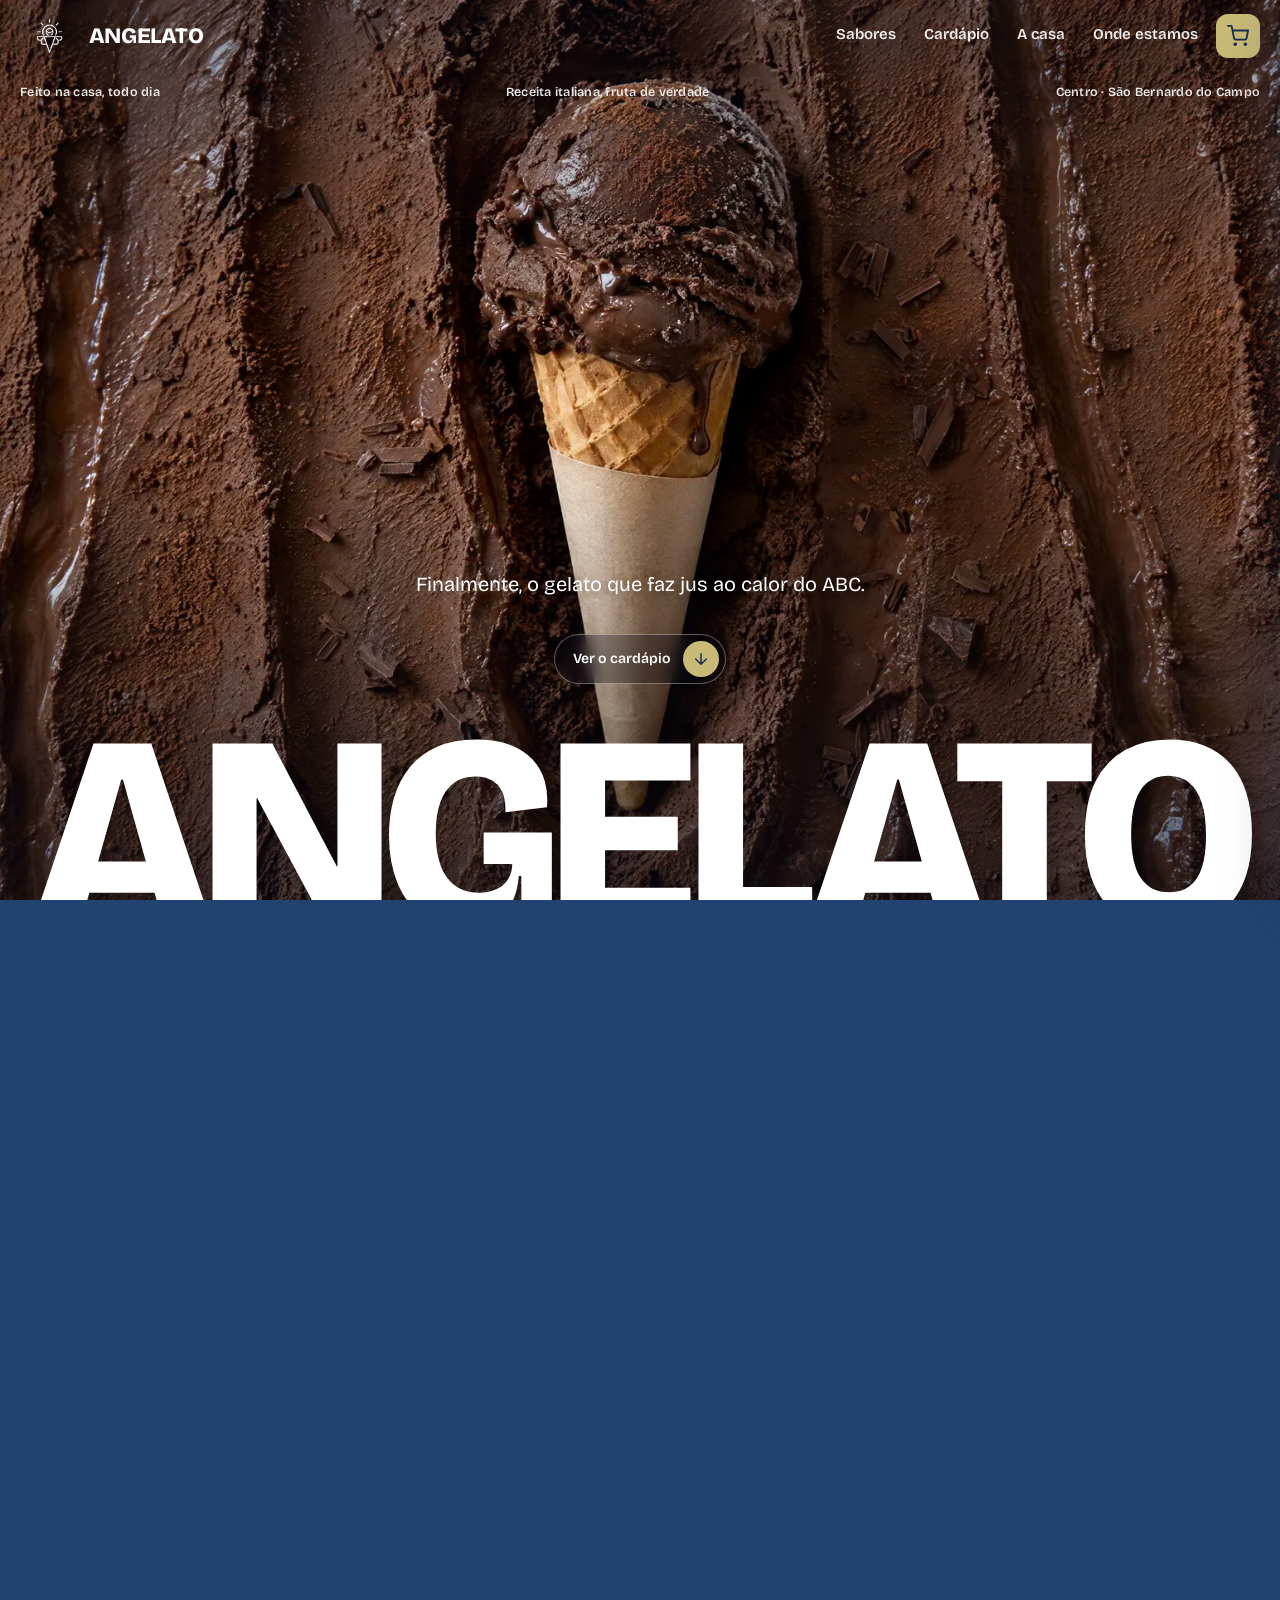
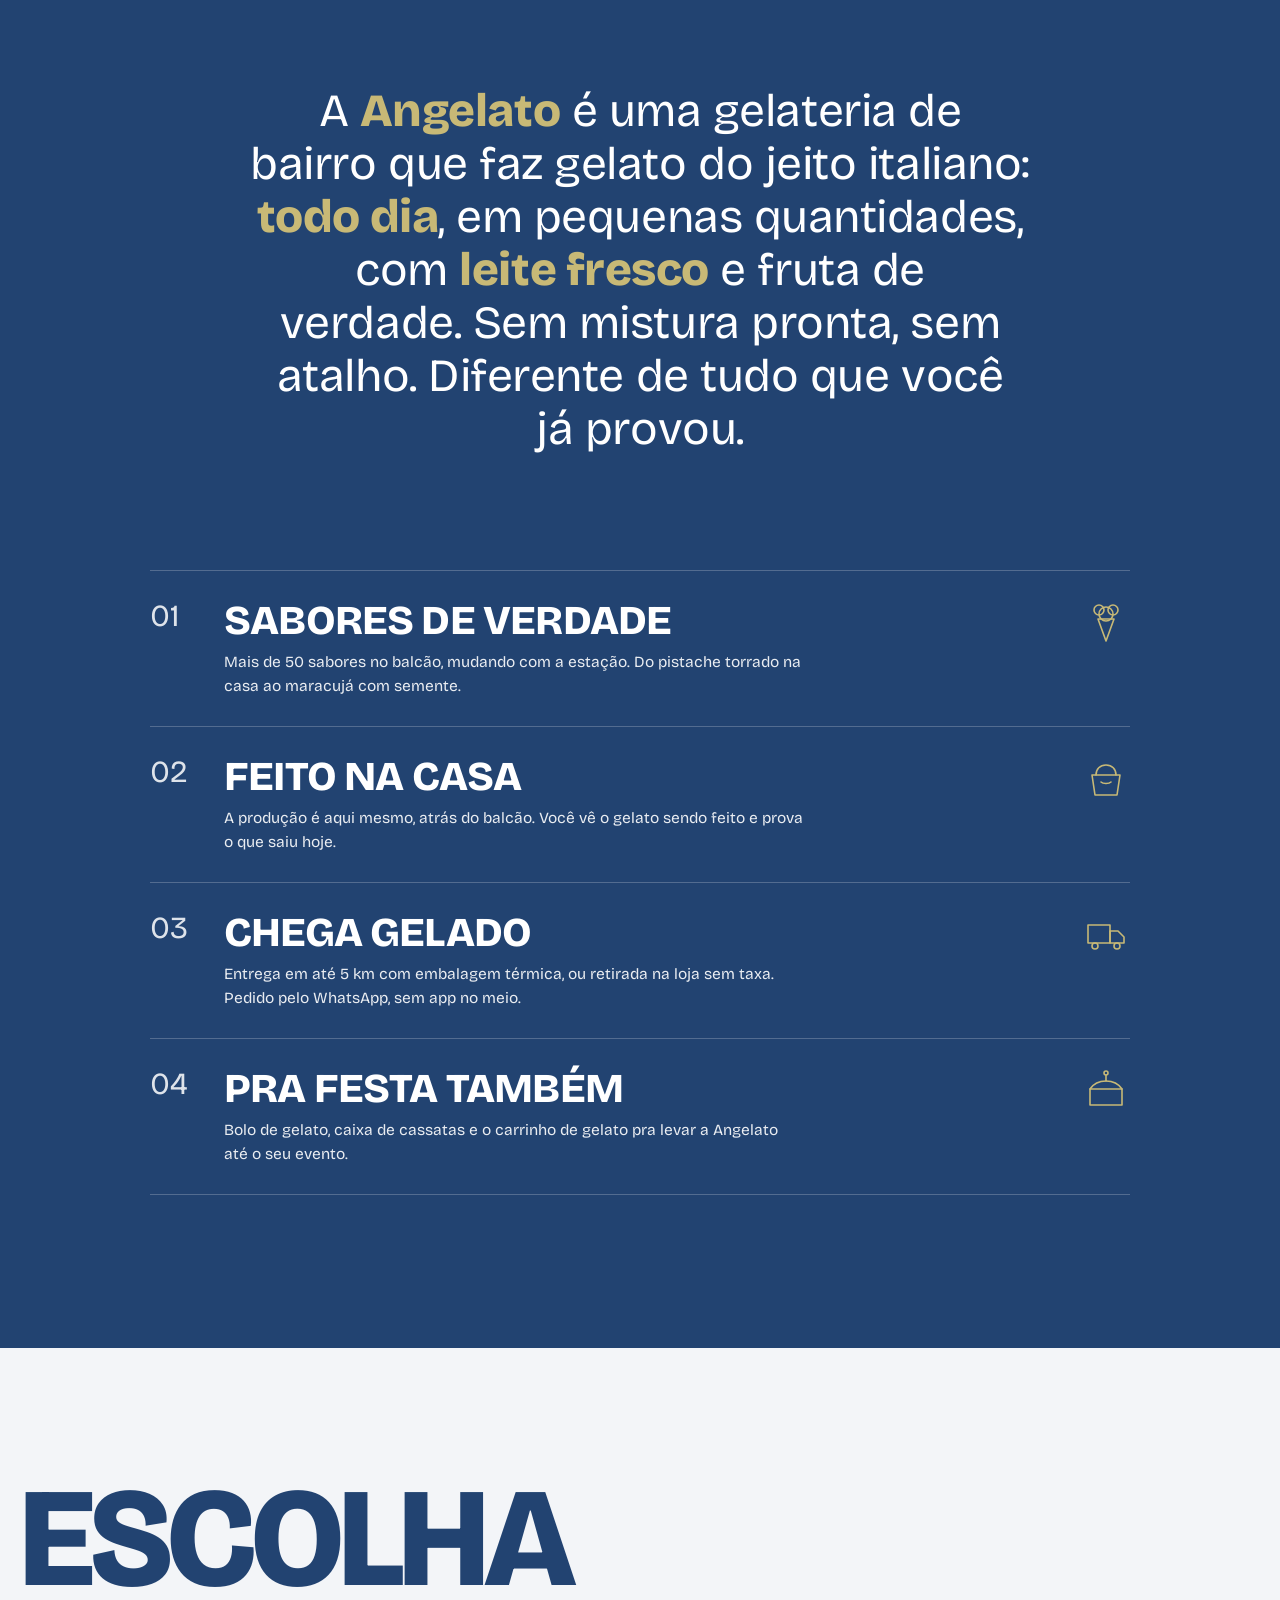
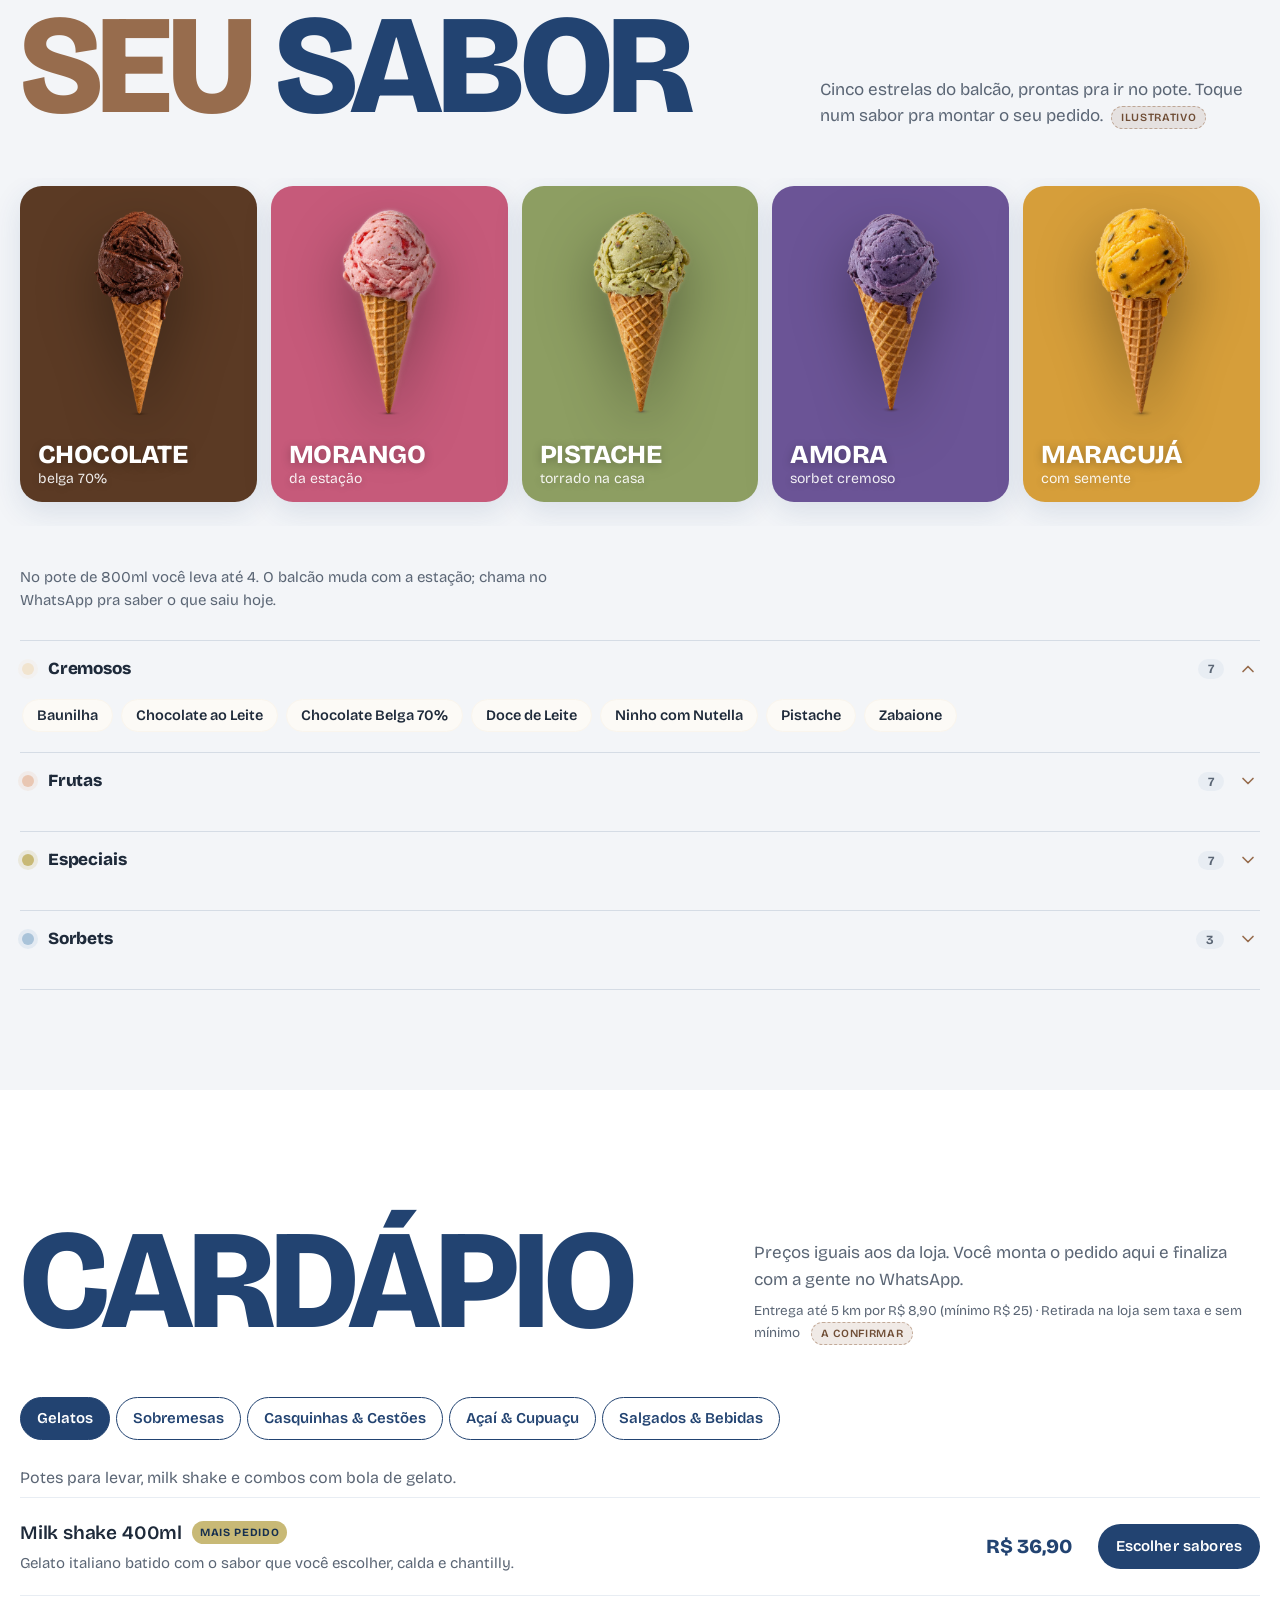
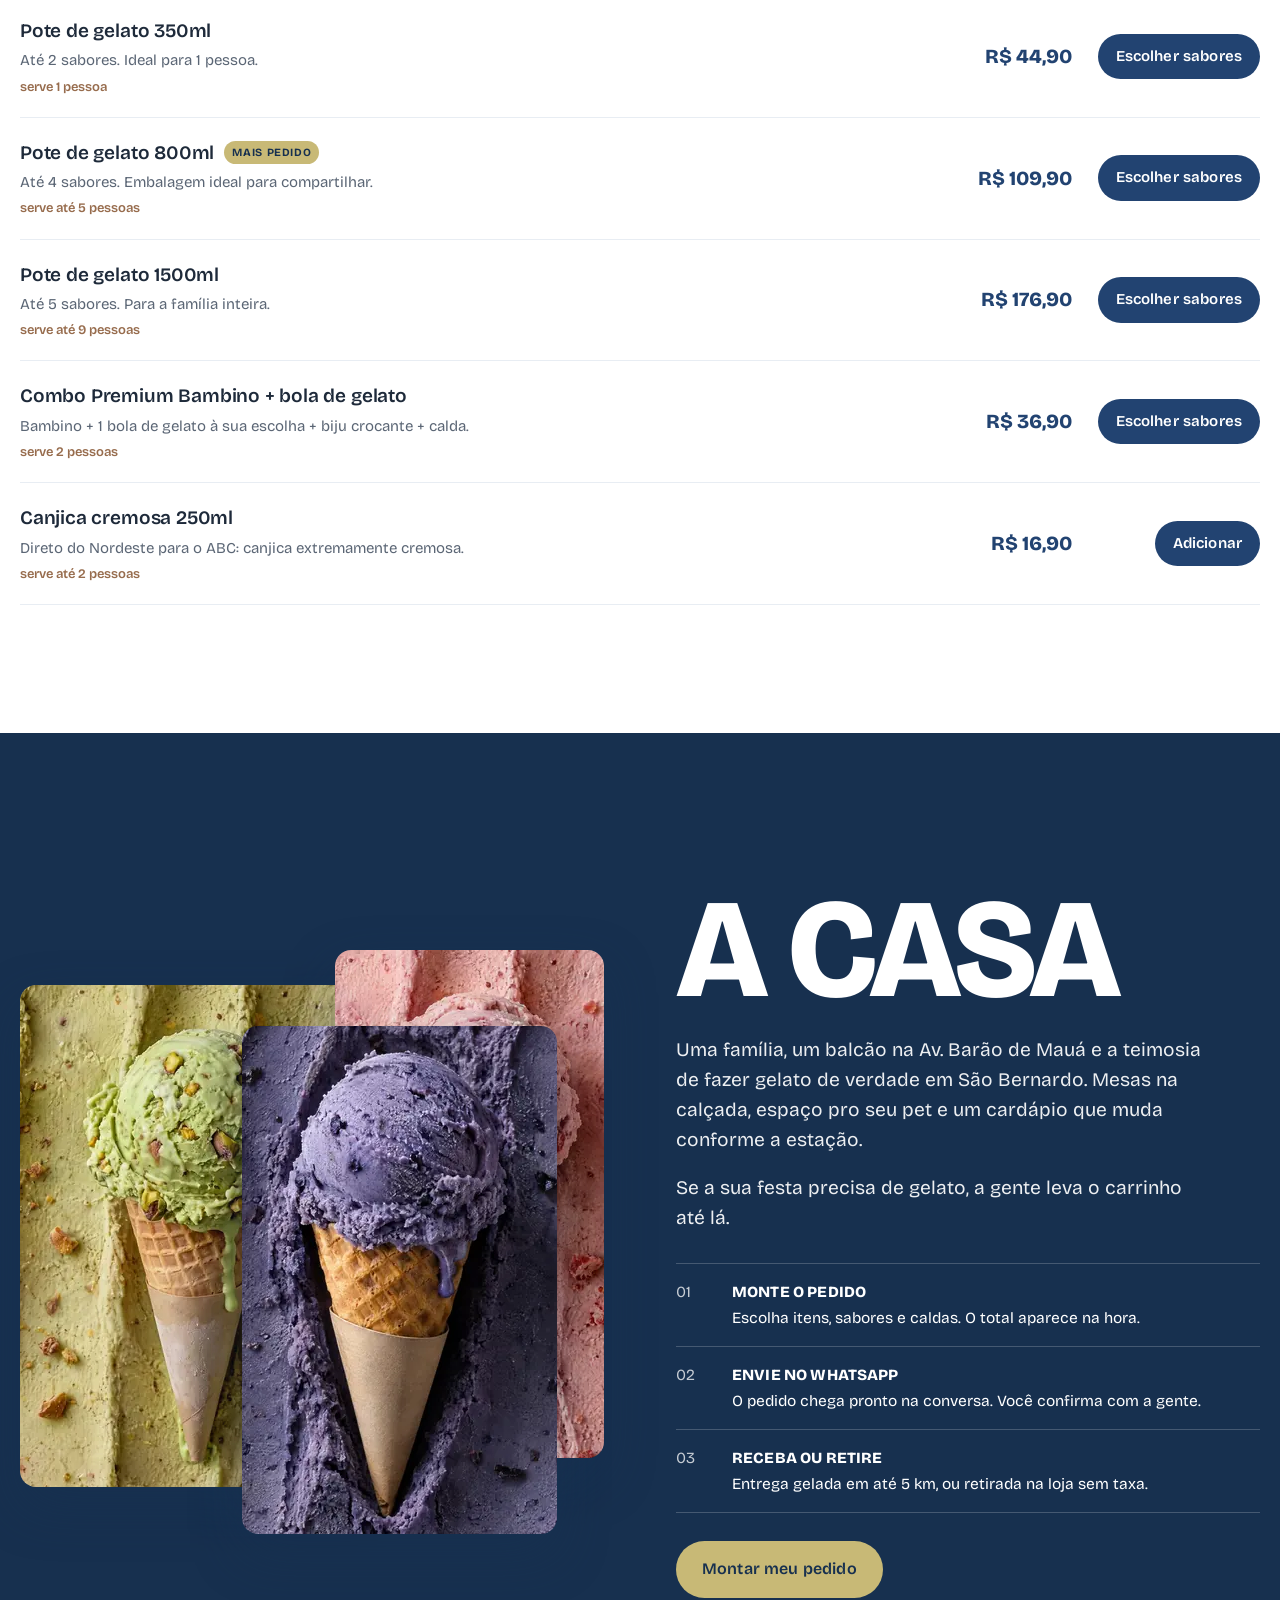
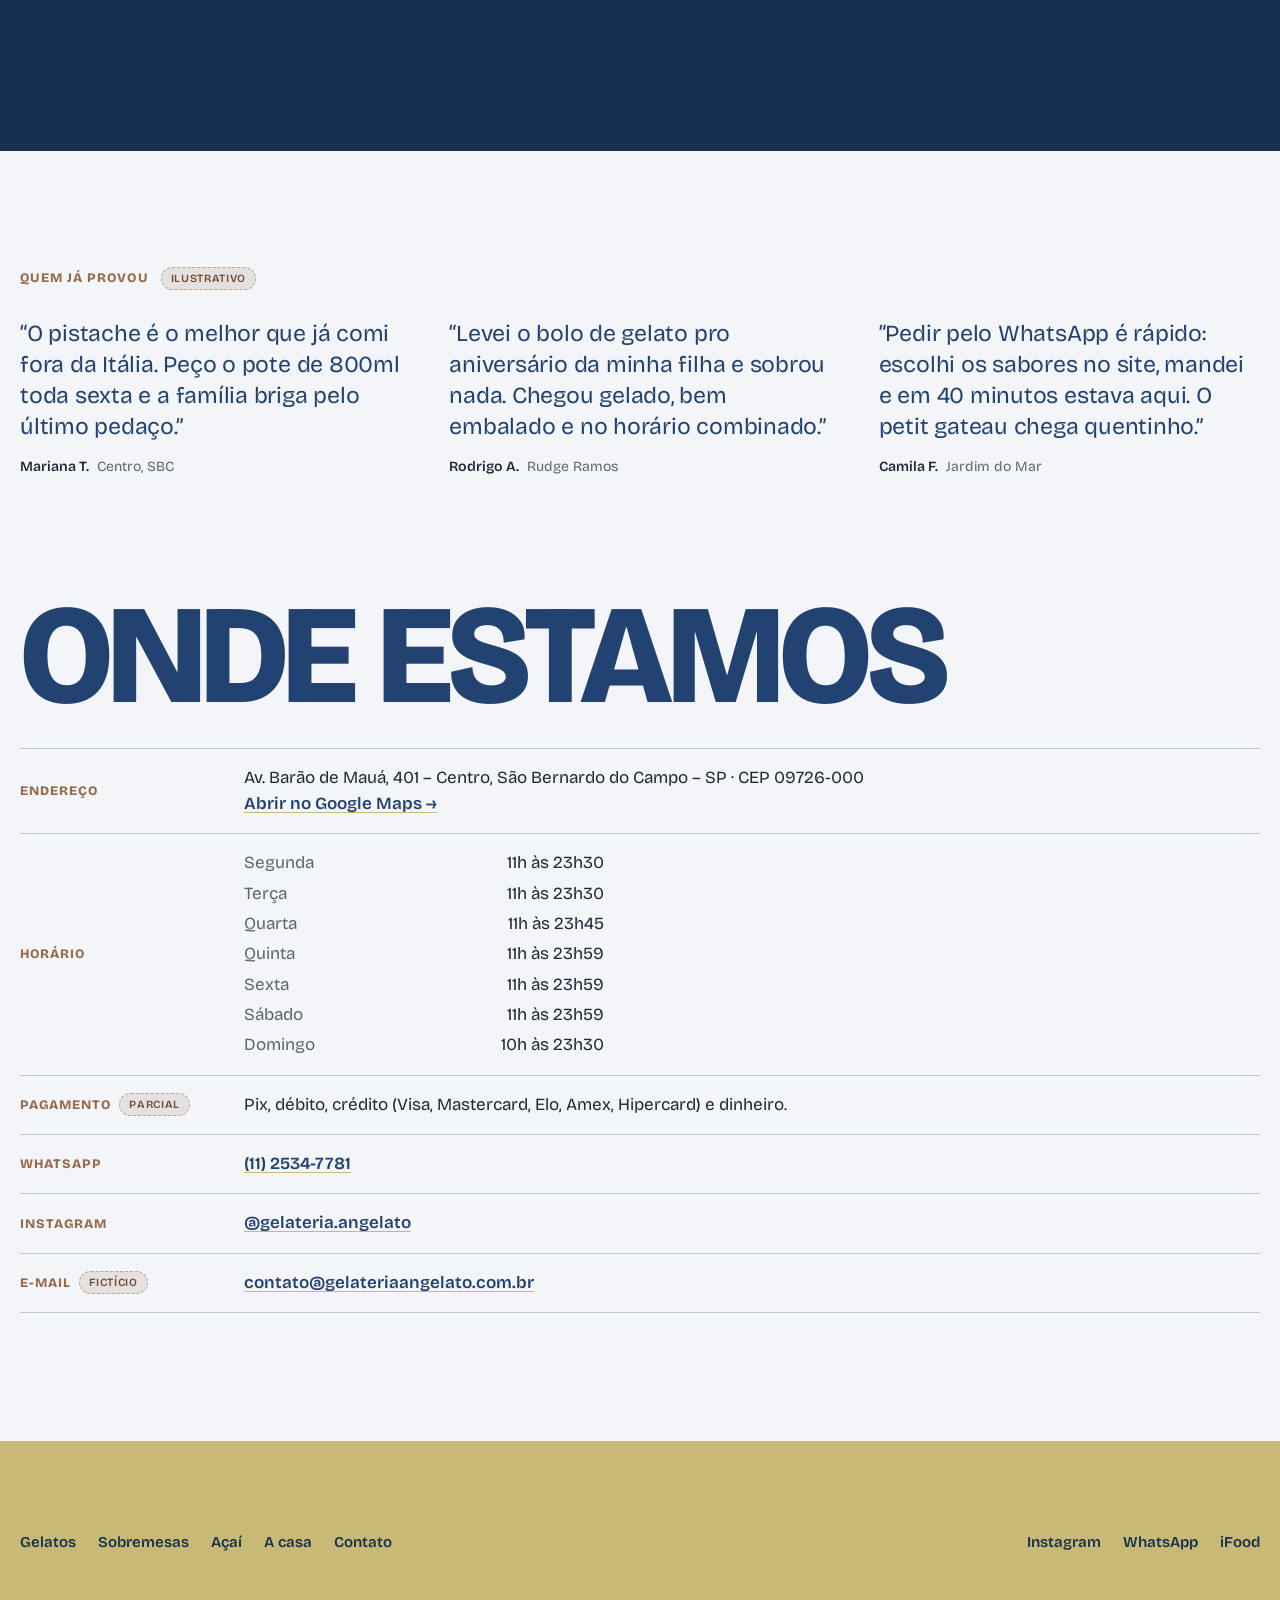
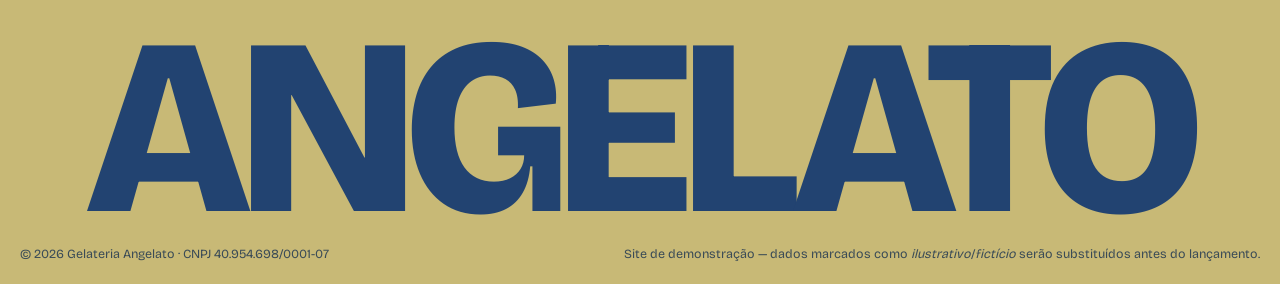
<file: docs/index.html>
<!DOCTYPE html>
<html lang="pt-BR">
<head>
<meta charset="utf-8">
<meta name="viewport" content="width=device-width, initial-scale=1">
<title>Gelateria Angelato — Gelato artesanal italiano em São Bernardo do Campo</title>
<meta name="description" content="Gelato artesanal italiano, sobremesas premium, açaí e bolos de gelato em São Bernardo do Campo. Monte seu pedido no site e envie pelo WhatsApp.">
<meta name="theme-color" content="#224371">
<link rel="icon" type="image/png" href="assets/img/favicon.png">
<link rel="preconnect" href="https://fonts.googleapis.com">
<link rel="preconnect" href="https://fonts.gstatic.com" crossorigin>
<link rel="stylesheet" href="https://fonts.googleapis.com/css2?family=Bricolage+Grotesque:opsz,wght@12..96,400;12..96,600;12..96,800&display=swap">
<link rel="preload" as="image" href="assets/img/fundo-chocolate.webp" media="(min-width: 700px)" fetchpriority="high">
<link rel="preload" as="image" href="assets/img/fundo-chocolate-m.webp" media="(max-width: 699px)" fetchpriority="high">
<link rel="stylesheet" href="assets/css/estilo.css?v=23">
<script>document.documentElement.classList.add('js')</script>
<!-- SITE DE DEMONSTRAÇÃO (V2, redesign 15/09/2026). Tudo marcado como
     PLACEHOLDER (aqui e em assets/js/catalogo.js) é dado fictício — ver
     PENDENTES.md. Referências de direção: Alfredo (blocos de cor, nome
     monumental), Mr. Pops (hero que encolhe + marquee), Luccianos (colagem
     sobreposta, espaço). -->
</head>
<body>
<a class="pular" href="#main">Pular para o conteúdo</a>

<!-- ====================================================== topo -->
<header class="topo" data-rolado="false">
  <div class="container topo__interno">
    <button class="hamburguer" type="button" aria-label="Abrir menu" aria-expanded="false" aria-controls="menu">
      <svg viewBox="0 0 24 24" fill="none" stroke="currentColor" stroke-width="2" stroke-linecap="round" aria-hidden="true"><path d="M4 7h16M4 12h16M4 17h16"/></svg>
    </button>
    <a class="marca" href="#inicio" aria-label="Gelateria Angelato — início">
      <img class="marca__icone" src="assets/img/icone-branco.png" alt="" width="169" height="109">
      <span class="marca__nome">Angelato</span>
    </a>
    <nav class="nav" aria-label="Principal">
      <a href="#sabores">Sabores</a>
      <a href="#cardapio">Cardápio</a>
      <a href="#sobre">A casa</a>
      <a href="#contato">Onde estamos</a>
    </nav>
    <button class="carrinho-botao" type="button" aria-label="Abrir seu pedido" data-abrir-carrinho data-vazio="true">
      <svg viewBox="0 0 24 24" fill="none" stroke="currentColor" stroke-width="2" stroke-linecap="round" stroke-linejoin="round" aria-hidden="true"><circle cx="9" cy="21" r="1"/><circle cx="20" cy="21" r="1"/><path d="M1 1h4l2.68 13.39a2 2 0 0 0 2 1.61h9.72a2 2 0 0 0 2-1.61L23 6H6"/></svg>
      <span class="carrinho-botao__contagem" data-carrinho-contagem aria-live="polite">0</span>
    </button>
  </div>
</header>

<div class="menu" id="menu" data-aberto="false">
  <div class="menu__topo">
    <span class="marca__nome">Angelato</span>
    <button class="menu__fechar" type="button" aria-label="Fechar menu">
      <svg viewBox="0 0 24 24" fill="none" stroke="currentColor" stroke-width="2" stroke-linecap="round" aria-hidden="true"><path d="M6 6l12 12M18 6L6 18"/></svg>
    </button>
  </div>
  <nav aria-label="Menu">
    <a href="#sabores">Sabores</a>
    <a href="#cardapio">Cardápio</a>
    <a href="#sobre">A casa</a>
    <a href="#contato">Onde estamos</a>
  </nav>
  <a class="btn btn--zap btn--bloco" href="https://wa.me/551125347781?text=Ol%C3%A1!%20Quero%20fazer%20um%20pedido." target="_blank" rel="noopener">Pedir no WhatsApp</a>
</div>

<main id="main" tabindex="-1">
<span id="inicio"></span>

  <!-- ========================================================== hero
       Trilho de 170vh com palco sticky. Sem JS por frame: a foto encolhe
       até virar um card e o marquee aparece via CSS scroll-driven
       (animation-timeline). Navegador sem suporte → hero estático de 100vh. -->
  <section class="hero" aria-label="Gelateria Angelato">
    <div class="hero__palco">
      <ul class="hero__micro" aria-label="Sobre a casa">
        <li>Feito na casa, todo dia</li>
        <li>Receita italiana, fruta de verdade</li>
        <li>Centro · São Bernardo do Campo</li>
      </ul>

      <div class="hero__marquee" aria-hidden="true">
        <div class="hero__marquee-faixa">
          <span>Gelato artesanal italiano · Feito na casa · Mais de 50 sabores · Entrega gelada em SBC · Diferente de tudo que você já provou · </span><span>Gelato artesanal italiano · Feito na casa · Mais de 50 sabores · Entrega gelada em SBC · Diferente de tudo que você já provou · </span>
        </div>
      </div>

      <div class="hero__foto" data-hero-fotos>
        <!-- PLACEHOLDER: fotos geradas por IA; trocar por fotos reais do balcão -->
        <picture class="hero__img ativa" data-sabor="chocolate">
          <source media="(max-width: 699px)" srcset="assets/img/fundo-chocolate-m.webp">
          <img src="assets/img/fundo-chocolate.webp" width="1920" height="1085" alt="Casquinha de gelato de chocolate sobre uma superfície de gelato de chocolate" fetchpriority="high" decoding="async">
        </picture>
        <picture class="hero__img" data-sabor="morango">
          <source media="(max-width: 699px)" srcset="assets/img/fundo-morango-m.webp">
          <img src="assets/img/fundo-morango.webp" width="1920" height="1085" alt="" loading="lazy" decoding="async">
        </picture>
        <picture class="hero__img" data-sabor="pistache">
          <source media="(max-width: 699px)" srcset="assets/img/fundo-pistache-m.webp">
          <img src="assets/img/fundo-pistache.webp" width="1920" height="1071" alt="" loading="lazy" decoding="async">
        </picture>
        <picture class="hero__img" data-sabor="amora">
          <source media="(max-width: 699px)" srcset="assets/img/fundo-amora-m.webp">
          <img src="assets/img/fundo-amora.webp" width="1920" height="1085" alt="" loading="lazy" decoding="async">
        </picture>
        <picture class="hero__img" data-sabor="maracuja">
          <source media="(max-width: 699px)" srcset="assets/img/fundo-maracuja-m.webp">
          <img src="assets/img/fundo-maracuja.webp" width="1920" height="1071" alt="" loading="lazy" decoding="async">
        </picture>
        <div class="hero__veu" aria-hidden="true"></div>
      </div>

      <p class="hero__frase">Finalmente, o gelato que faz jus ao calor do ABC.</p>
      <h1 class="hero__nome" aria-label="Angelato"><span aria-hidden="true">Angelato</span></h1>

      <a class="hero__cta" href="#cardapio">
        <span>Ver o cardápio</span>
        <svg viewBox="0 0 24 24" fill="none" stroke="currentColor" stroke-width="2" stroke-linecap="round" stroke-linejoin="round" aria-hidden="true"><path d="M12 5v14M5 12l7 7 7-7"/></svg>
      </a>
    </div>
  </section>

  <!-- ========================================================== manifesto (bloco azul) -->
  <section class="manifesto" id="manifesto">
    <div class="container">
      <p class="manifesto__texto reveal">
        <span>A <strong>Angelato</strong> é uma gelateria de bairro que faz gelato do jeito italiano: <strong>todo dia</strong>, em pequenas quantidades, com <strong>leite fresco</strong> e fruta de verdade. Sem mistura pronta, sem atalho. Diferente de tudo que você já provou.</span>
      </p>

      <ol class="pilares reveal" aria-label="O que nos torna diferentes">
        <li class="pilar">
          <span class="pilar__num">01</span>
          <div><h2>Sabores de verdade</h2><p>Mais de 50 sabores no balcão, mudando com a estação. Do pistache torrado na casa ao maracujá com semente.</p></div>
          <svg class="pilar__icone" viewBox="0 0 48 48" fill="none" stroke="currentColor" stroke-width="1.6" stroke-linecap="round" stroke-linejoin="round" aria-hidden="true"><path d="M16 20h16l-8 22z"/><circle cx="24" cy="15" r="7"/><circle cx="17" cy="11" r="5"/><circle cx="31" cy="11" r="5"/></svg>
        </li>
        <li class="pilar">
          <span class="pilar__num">02</span>
          <div><h2>Feito na casa</h2><p>A produção é aqui mesmo, atrás do balcão. Você vê o gelato sendo feito e prova o que saiu hoje.</p></div>
          <svg class="pilar__icone" viewBox="0 0 48 48" fill="none" stroke="currentColor" stroke-width="1.6" stroke-linecap="round" stroke-linejoin="round" aria-hidden="true"><path d="M10 20h28l-3 20H13z"/><path d="M14 20c0-6 4-10 10-10s10 4 10 10"/><path d="M19 27c2 2 8 2 10 0"/></svg>
        </li>
        <li class="pilar">
          <span class="pilar__num">03</span>
          <div><h2>Chega gelado</h2><p>Entrega em até 5 km com embalagem térmica, ou retirada na loja sem taxa. Pedido pelo WhatsApp, sem app no meio.</p></div>
          <svg class="pilar__icone" viewBox="0 0 48 48" fill="none" stroke="currentColor" stroke-width="1.6" stroke-linecap="round" stroke-linejoin="round" aria-hidden="true"><path d="M6 14h22v18H6z"/><path d="M28 20h8l6 6v6h-14z"/><circle cx="13" cy="35" r="3"/><circle cx="35" cy="35" r="3"/></svg>
        </li>
        <li class="pilar">
          <span class="pilar__num">04</span>
          <div><h2>Pra festa também</h2><p>Bolo de gelato, caixa de cassatas e o carrinho de gelato pra levar a Angelato até o seu evento.</p></div>
          <svg class="pilar__icone" viewBox="0 0 48 48" fill="none" stroke="currentColor" stroke-width="1.6" stroke-linecap="round" stroke-linejoin="round" aria-hidden="true"><path d="M8 22h32v16H8z"/><path d="M8 22c4-6 10-8 16-8s12 2 16 8"/><path d="M24 8v6"/><circle cx="24" cy="6" r="2"/></svg>
        </li>
      </ol>
    </div>
  </section>

  <!-- ========================================================== sabores -->
  <section class="sabores" id="sabores">
    <div class="container sabores__cabeca">
      <h2 class="monumental">Escolha <em>seu</em> sabor</h2>
      <p class="sabores__lead">Cinco estrelas do balcão, prontas pra ir no pote. Toque num sabor pra montar o seu pedido.<span class="demo-tag" title="Fotos e descrições fictícias da demo">ilustrativo</span></p>
    </div>

    <!-- faixa horizontal com rolagem; cones transparentes sobre a cor do sabor -->
    <div class="cones" role="list">
      <button class="cone" role="listitem" type="button" style="--tom:91,58,36" data-venda="pote-800" aria-label="Chocolate belga — montar um pote">
        <img src="assets/img/cone-chocolate.webp" width="1000" height="1250" alt="" loading="lazy" decoding="async">
        <span class="cone__nome">Chocolate<small>belga 70%</small></span>
      </button>
      <button class="cone" role="listitem" type="button" style="--tom:198,90,122" data-venda="pote-800" aria-label="Morango — montar um pote">
        <img src="assets/img/cone-morango.webp" width="1000" height="1250" alt="" loading="lazy" decoding="async">
        <span class="cone__nome">Morango<small>da estação</small></span>
      </button>
      <button class="cone" role="listitem" type="button" style="--tom:141,158,98" data-venda="pote-800" aria-label="Pistache — montar um pote">
        <img src="assets/img/cone-pistache.webp" width="1000" height="1250" alt="" loading="lazy" decoding="async">
        <span class="cone__nome">Pistache<small>torrado na casa</small></span>
      </button>
      <button class="cone" role="listitem" type="button" style="--tom:107,84,150" data-venda="pote-800" aria-label="Amora — montar um pote">
        <img src="assets/img/cone-amora.webp" width="1000" height="1250" alt="" loading="lazy" decoding="async">
        <span class="cone__nome">Amora<small>sorbet cremoso</small></span>
      </button>
      <button class="cone" role="listitem" type="button" style="--tom:214,158,58" data-venda="pote-800" aria-label="Maracujá — montar um pote">
        <img src="assets/img/cone-maracuja.webp" width="1000" height="1250" alt="" loading="lazy" decoding="async">
        <span class="cone__nome">Maracujá<small>com semente</small></span>
      </button>
    </div>

    <div class="container sabores__lista">
      <p class="sabores__nota">No pote de 800ml você leva até 4. O balcão muda com a estação; chama no WhatsApp pra saber o que saiu hoje.</p>
      <div class="sabores__colunas reveal" id="saboresGrade"></div>
    </div>
  </section>

  <!-- ========================================================== cardápio -->
  <section class="cardapio" id="cardapio">
    <div class="container">
      <div class="cardapio__cabeca">
        <h2 class="monumental">Cardápio</h2>
        <p>Preços iguais aos da loja. Você monta o pedido aqui e finaliza com a gente no WhatsApp.<br>
        <small>Entrega até 5 km por R$ 8,90 (mínimo R$ 25) · Retirada na loja sem taxa e sem mínimo <span class="demo-tag">a confirmar</span></small></p>
      </div>
      <div class="cardapio__abas" id="cardapioAbas" role="tablist" aria-label="Categorias do cardápio"></div>
      <div id="cardapioPainel"></div>
    </div>
  </section>

  <!-- ========================================================== a casa (bloco escuro, colagem) -->
  <section class="casa" id="sobre">
    <div class="container casa__interno">
      <div class="casa__colagem reveal" aria-hidden="true">
        <!-- PLACEHOLDER: fotos da loja (fachada, balcão, carrinho) entram aqui -->
        <img class="casa__foto casa__foto--1" src="assets/img/fundo-pistache-m.webp" width="900" height="502" alt="" loading="lazy" decoding="async">
        <img class="casa__foto casa__foto--2" src="assets/img/fundo-morango-m.webp" width="900" height="508" alt="" loading="lazy" decoding="async">
        <img class="casa__foto casa__foto--3" src="assets/img/fundo-amora-m.webp" width="900" height="508" alt="" loading="lazy" decoding="async">
      </div>
      <div class="casa__texto">
        <h2 class="monumental monumental--claro">A casa</h2>
        <!-- PLACEHOLDER: texto institucional a validar com o cliente -->
        <p>Uma família, um balcão na Av. Barão de Mauá e a teimosia de fazer gelato de verdade em São Bernardo. Mesas na calçada, espaço pro seu pet e um cardápio que muda conforme a estação.</p>
        <p>Se a sua festa precisa de gelato, a gente leva o carrinho até lá.</p>

        <ol class="passos" aria-label="Como pedir">
          <li><span>01</span><div><strong>Monte o pedido</strong>Escolha itens, sabores e caldas. O total aparece na hora.</div></li>
          <li><span>02</span><div><strong>Envie no WhatsApp</strong>O pedido chega pronto na conversa. Você confirma com a gente.</div></li>
          <li><span>03</span><div><strong>Receba ou retire</strong>Entrega gelada em até 5 km, ou retirada na loja sem taxa.</div></li>
        </ol>
        <a class="btn btn--dourado" href="#cardapio">Montar meu pedido</a>
      </div>
    </div>
  </section>

  <!-- ========================================================== depoimentos -->
  <section class="depoimentos" id="depoimentos">
    <div class="container">
      <p class="depoimentos__cabeca">Quem já provou <span class="demo-tag" title="Depoimentos fictícios da demo">ilustrativo</span></p>
      <div class="depoimentos__grade reveal" id="depoimentosGrade"></div>
    </div>
  </section>

  <!-- ========================================================== onde estamos -->
  <section class="onde" id="contato">
    <div class="container">
      <h2 class="monumental">Onde estamos</h2>
      <dl class="tabela">
        <div class="tabela__linha"><dt>Endereço</dt><dd>Av. Barão de Mauá, 401 – Centro, São Bernardo do Campo – SP · CEP 09726-000<br><a href="https://www.google.com/maps/search/?api=1&query=Av.+Bar%C3%A3o+de+Mau%C3%A1%2C+401+-+S%C3%A3o+Bernardo+do+Campo+-+SP" target="_blank" rel="noopener">Abrir no Google Maps →</a></dd></div>
        <div class="tabela__linha"><dt>Horário</dt><dd class="horario" id="horarioTabela"></dd></div>
        <div class="tabela__linha"><dt>Pagamento <span class="demo-tag">parcial</span></dt><dd>Pix, débito, crédito (Visa, Mastercard, Elo, Amex, Hipercard) e dinheiro.</dd></div>
        <div class="tabela__linha"><dt>WhatsApp</dt><dd><a href="https://wa.me/551125347781" target="_blank" rel="noopener">(11) 2534-7781</a></dd></div>
        <div class="tabela__linha"><dt>Instagram</dt><dd><a href="https://www.instagram.com/gelateria.angelato/" target="_blank" rel="noopener">@gelateria.angelato</a></dd></div>
        <div class="tabela__linha"><dt>E-mail <span class="demo-tag">fictício</span></dt><dd><a href="mailto:contato@gelateriaangelato.com.br">contato@gelateriaangelato.com.br</a></dd></div>
      </dl>
    </div>
  </section>

</main>

<!-- ========================================================== rodapé (bloco dourado, nome monumental) -->
<footer class="rodape">
  <div class="container">
    <div class="rodape__linha">
      <ul class="rodape__links">
        <li><a href="#cardapio-gelatos">Gelatos</a></li>
        <li><a href="#cardapio-sobremesas">Sobremesas</a></li>
        <li><a href="#cardapio-acai">Açaí</a></li>
        <li><a href="#sobre">A casa</a></li>
        <li><a href="#contato">Contato</a></li>
      </ul>
      <ul class="rodape__links">
        <li><a href="https://www.instagram.com/gelateria.angelato/" target="_blank" rel="noopener">Instagram</a></li>
        <li><a href="https://wa.me/551125347781" target="_blank" rel="noopener">WhatsApp</a></li>
        <li><a href="https://www.ifood.com.br/delivery/sao-bernardo-do-campo-sp/gelateria-angelato-centro/3ed09a91-4556-40b9-8d5f-98351cb94676" target="_blank" rel="noopener">iFood</a></li>
      </ul>
    </div>
    <p class="rodape__nome" aria-hidden="true">Angelato</p>
    <div class="rodape__base">
      <span>© 2026 Gelateria Angelato · CNPJ 40.954.698/0001-07</span>
      <span>Site de demonstração — dados marcados como <em>ilustrativo</em>/<em>fictício</em> serão substituídos antes do lançamento.</span>
    </div>
  </div>
</footer>

<a class="zap-flutuante" href="https://wa.me/551125347781?text=Ol%C3%A1!%20Quero%20fazer%20um%20pedido." target="_blank" rel="noopener" aria-label="Falar no WhatsApp">
  <svg viewBox="0 0 24 24" fill="currentColor" aria-hidden="true"><path d="M12 2a10 10 0 0 0-8.6 15L2 22l5.2-1.4A10 10 0 1 0 12 2Zm5.8 14.2c-.2.7-1.4 1.3-2 1.4-.5.1-1.2.1-1.9-.1-.4-.1-1-.3-1.8-.6-3-1.3-5-4.4-5.2-4.6-.1-.2-1.2-1.6-1.2-3s.7-2.1 1-2.4c.2-.3.5-.4.7-.4h.5c.2 0 .4 0 .6.5l.8 2c.1.2.1.3 0 .5l-.3.5-.4.4c-.1.1-.3.3-.1.6.2.3.8 1.3 1.7 2.1 1.2 1 2.1 1.3 2.4 1.5.3.1.5.1.6-.1l.9-1c.2-.2.4-.2.6-.1l2 .9c.2.1.4.2.4.3.1.2.1.7 0 1.1Z"/></svg>
</a>

<script src="assets/js/catalogo.js?v=2"></script>
<script src="assets/js/carrinho-regras.js?v=1"></script>
<script src="assets/js/site.js?v=23"></script>
<script src="assets/js/carrinho.js?v=2"></script>
</body>
</html>
</file>
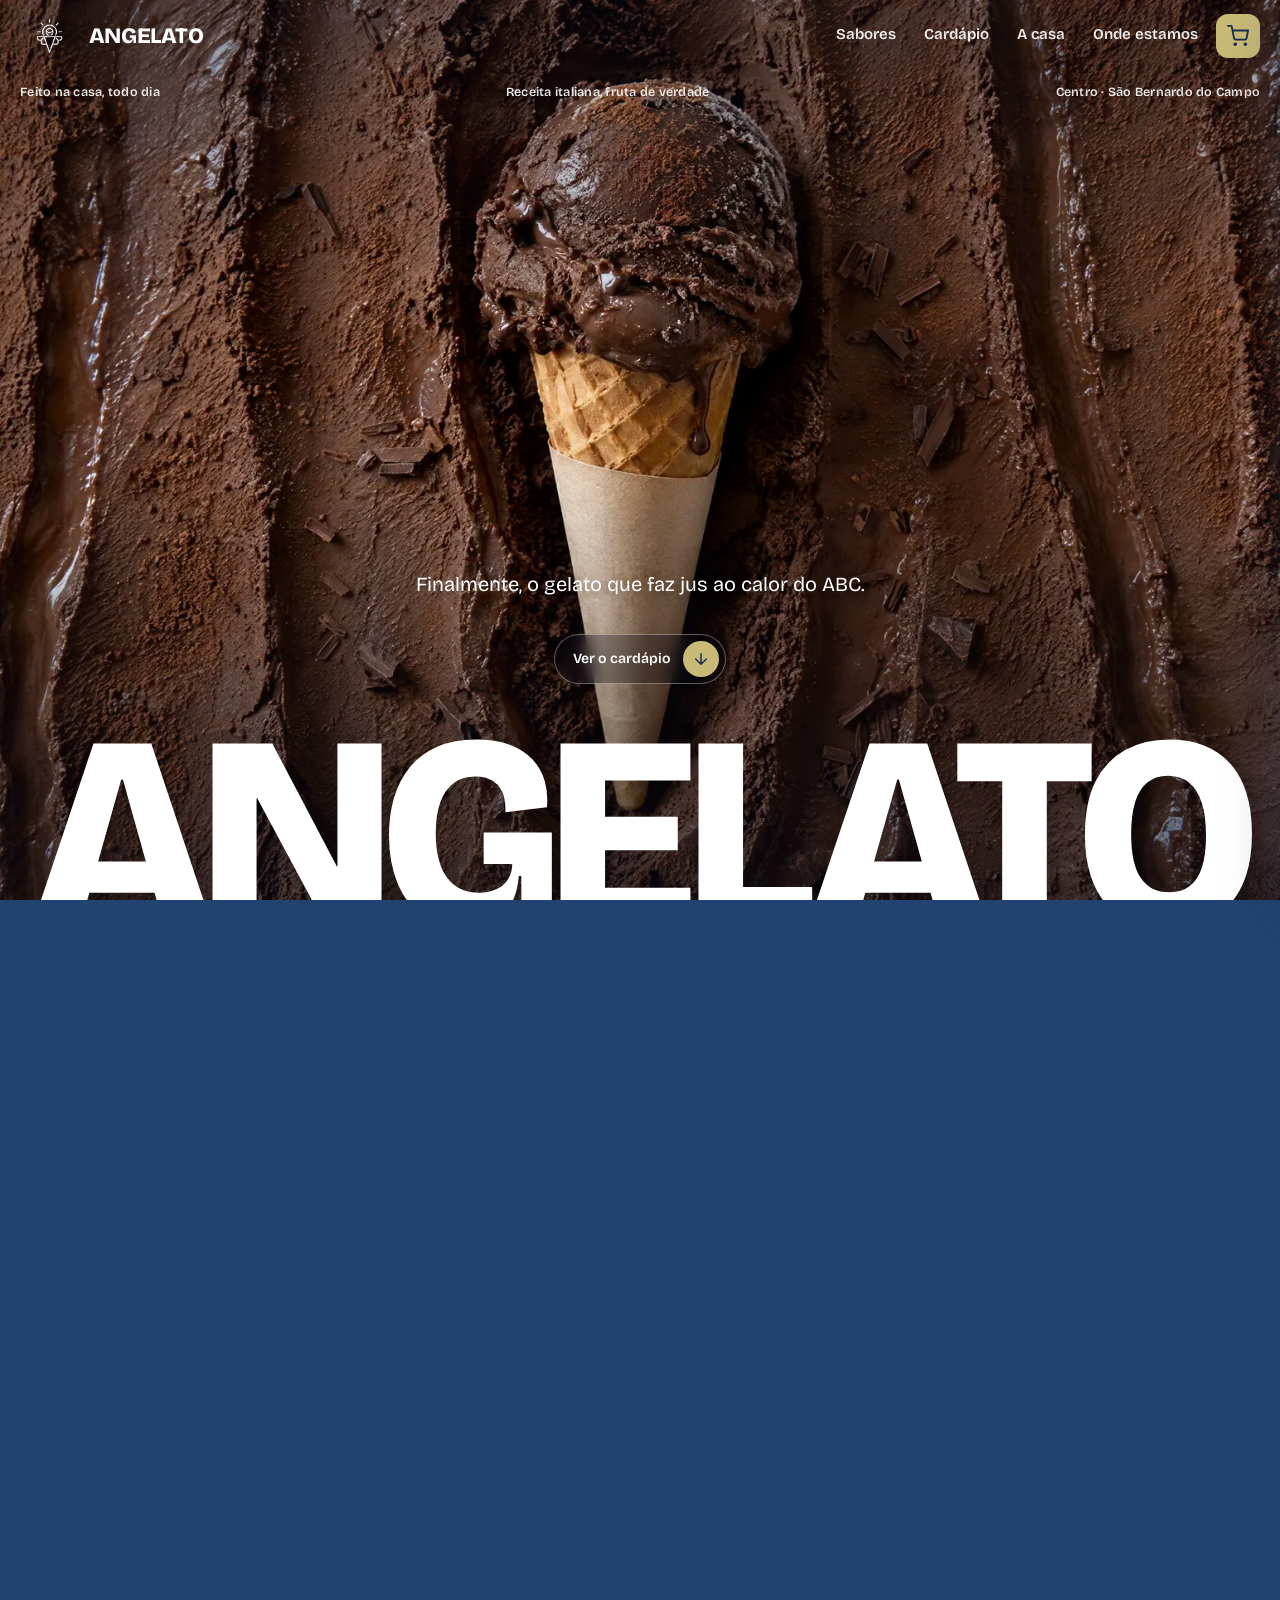
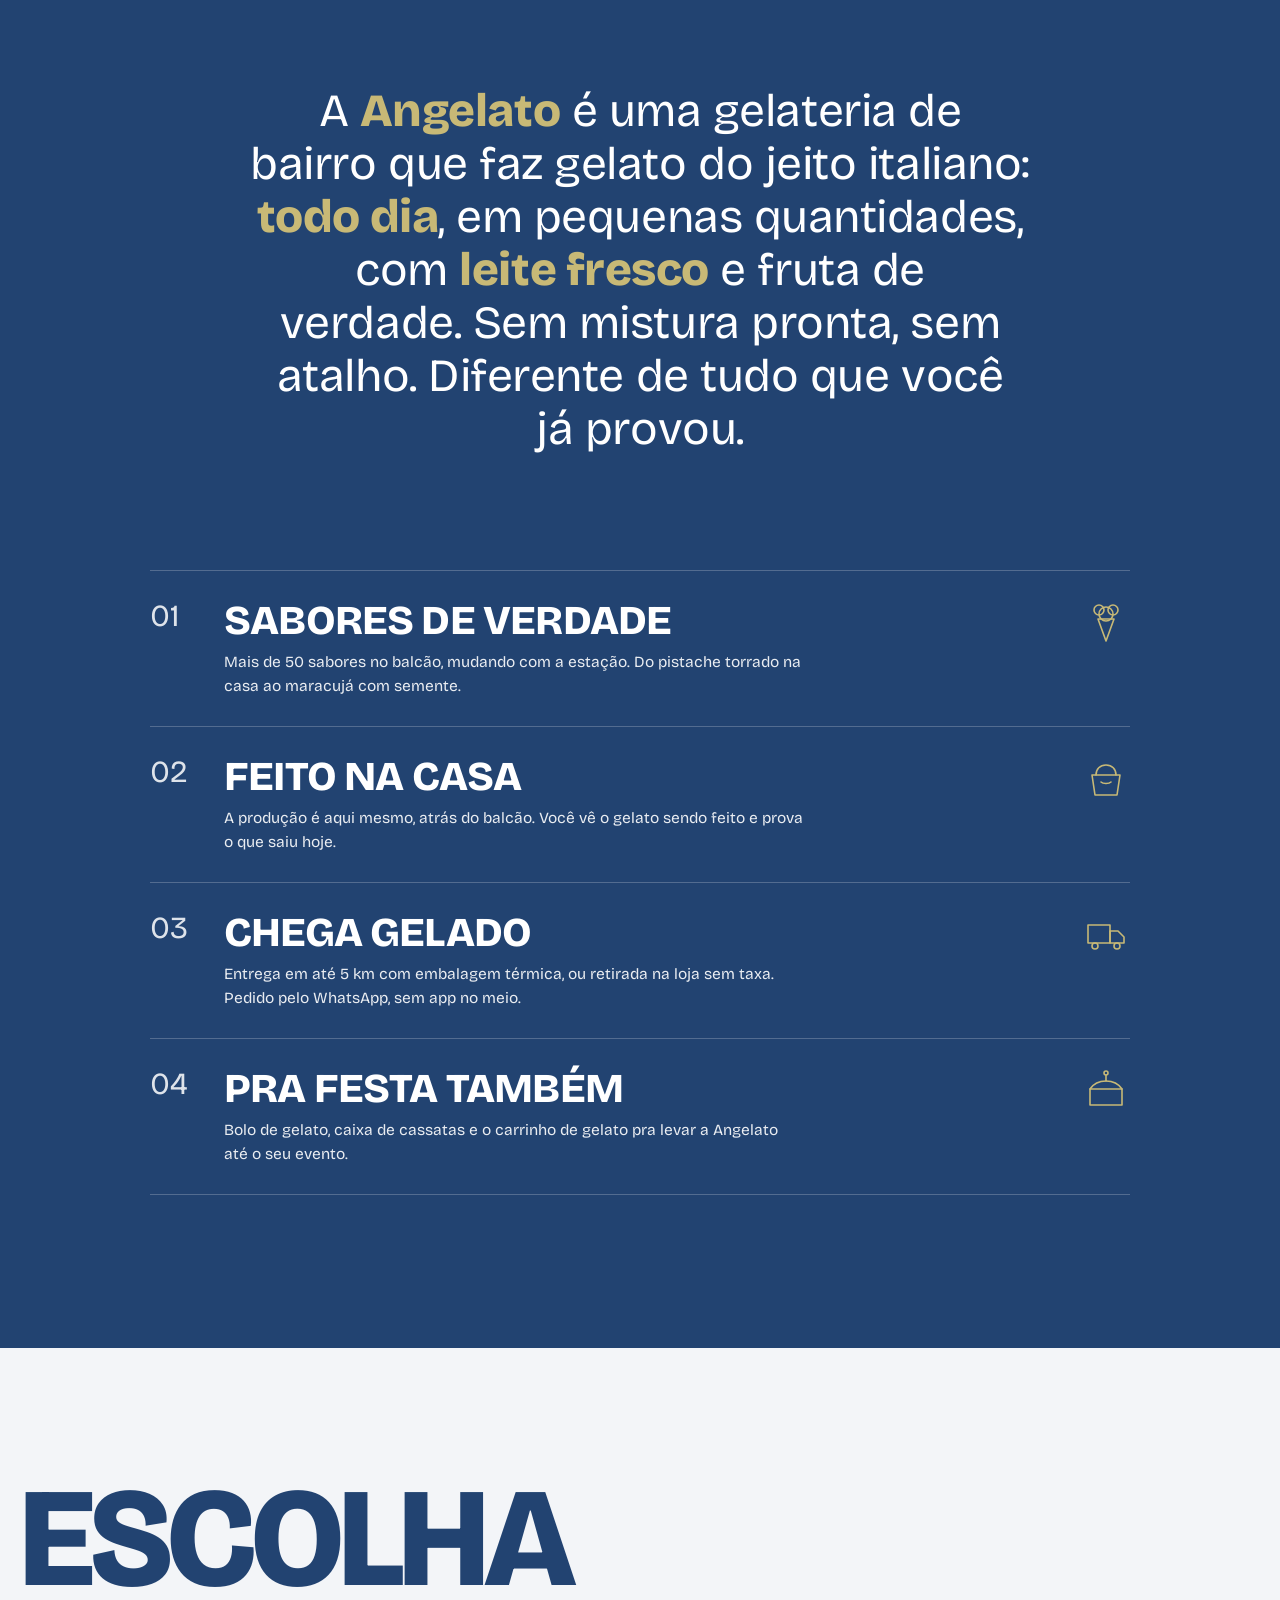
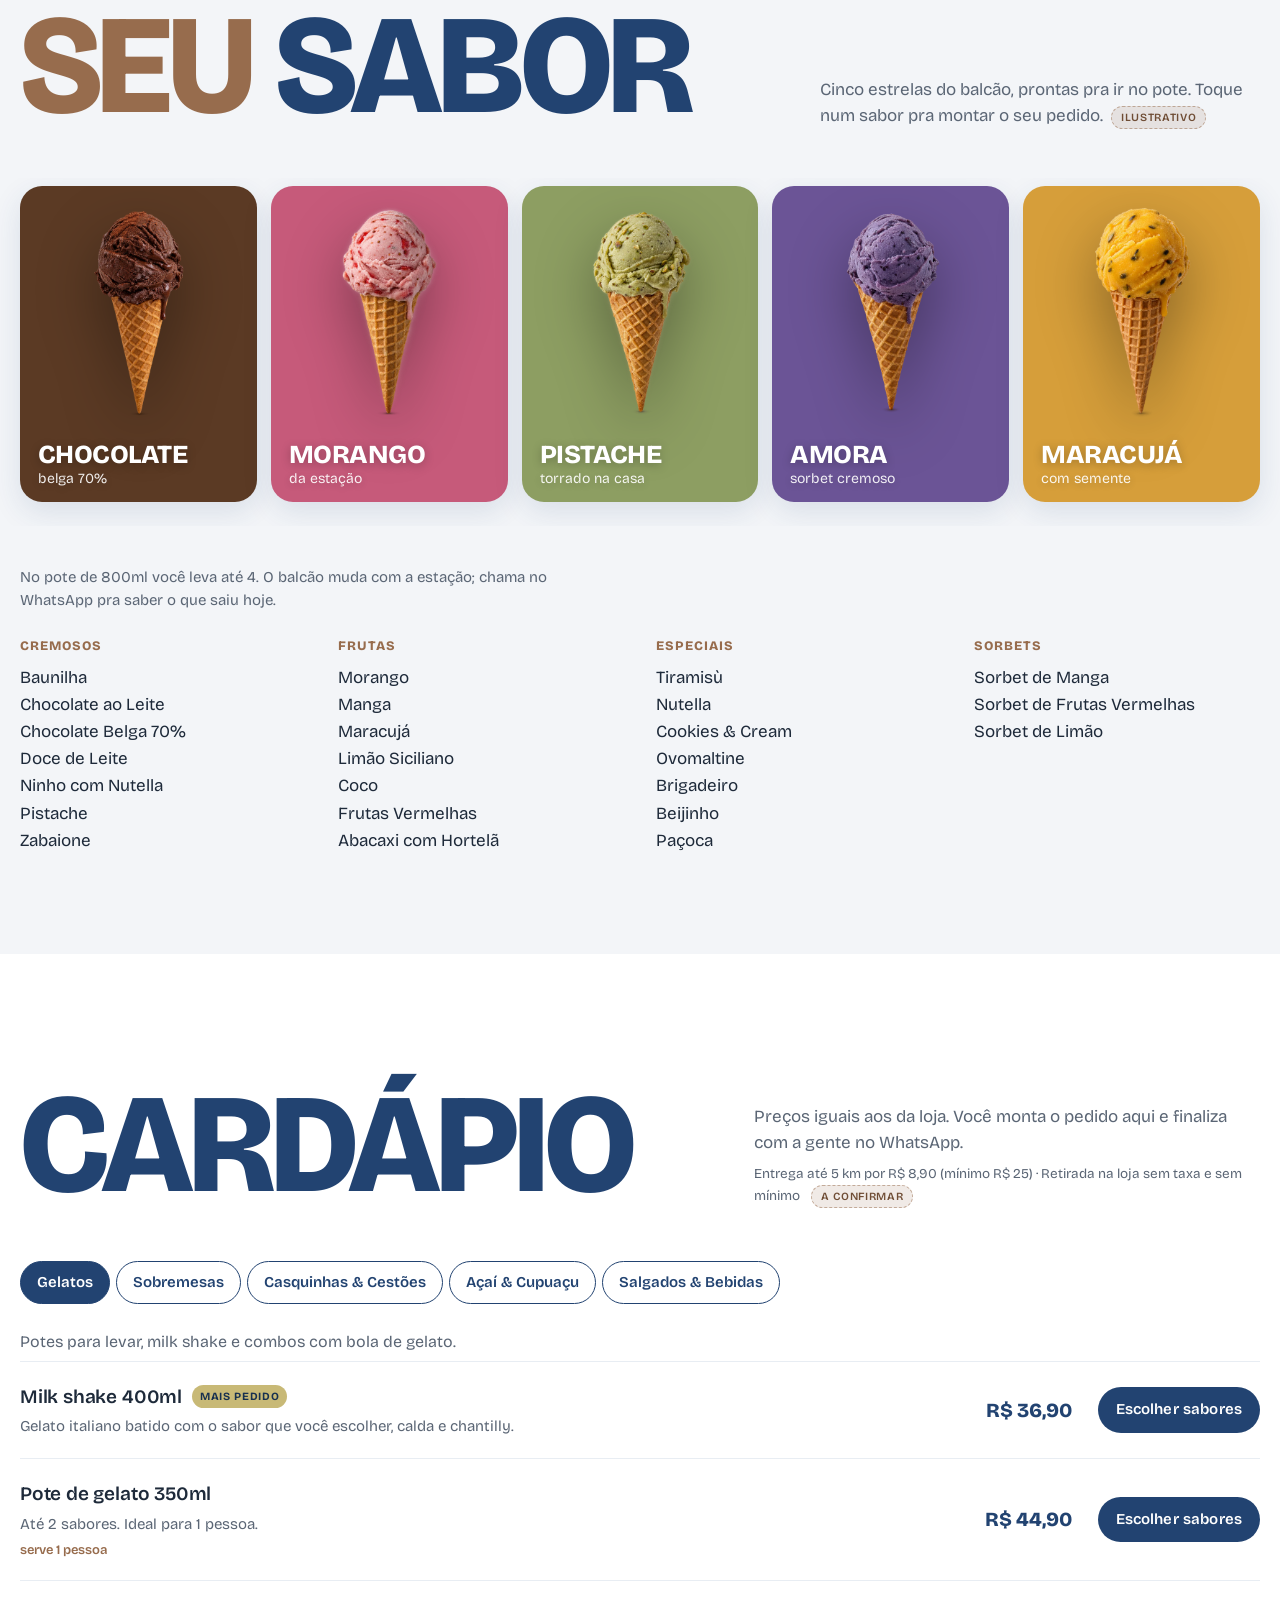
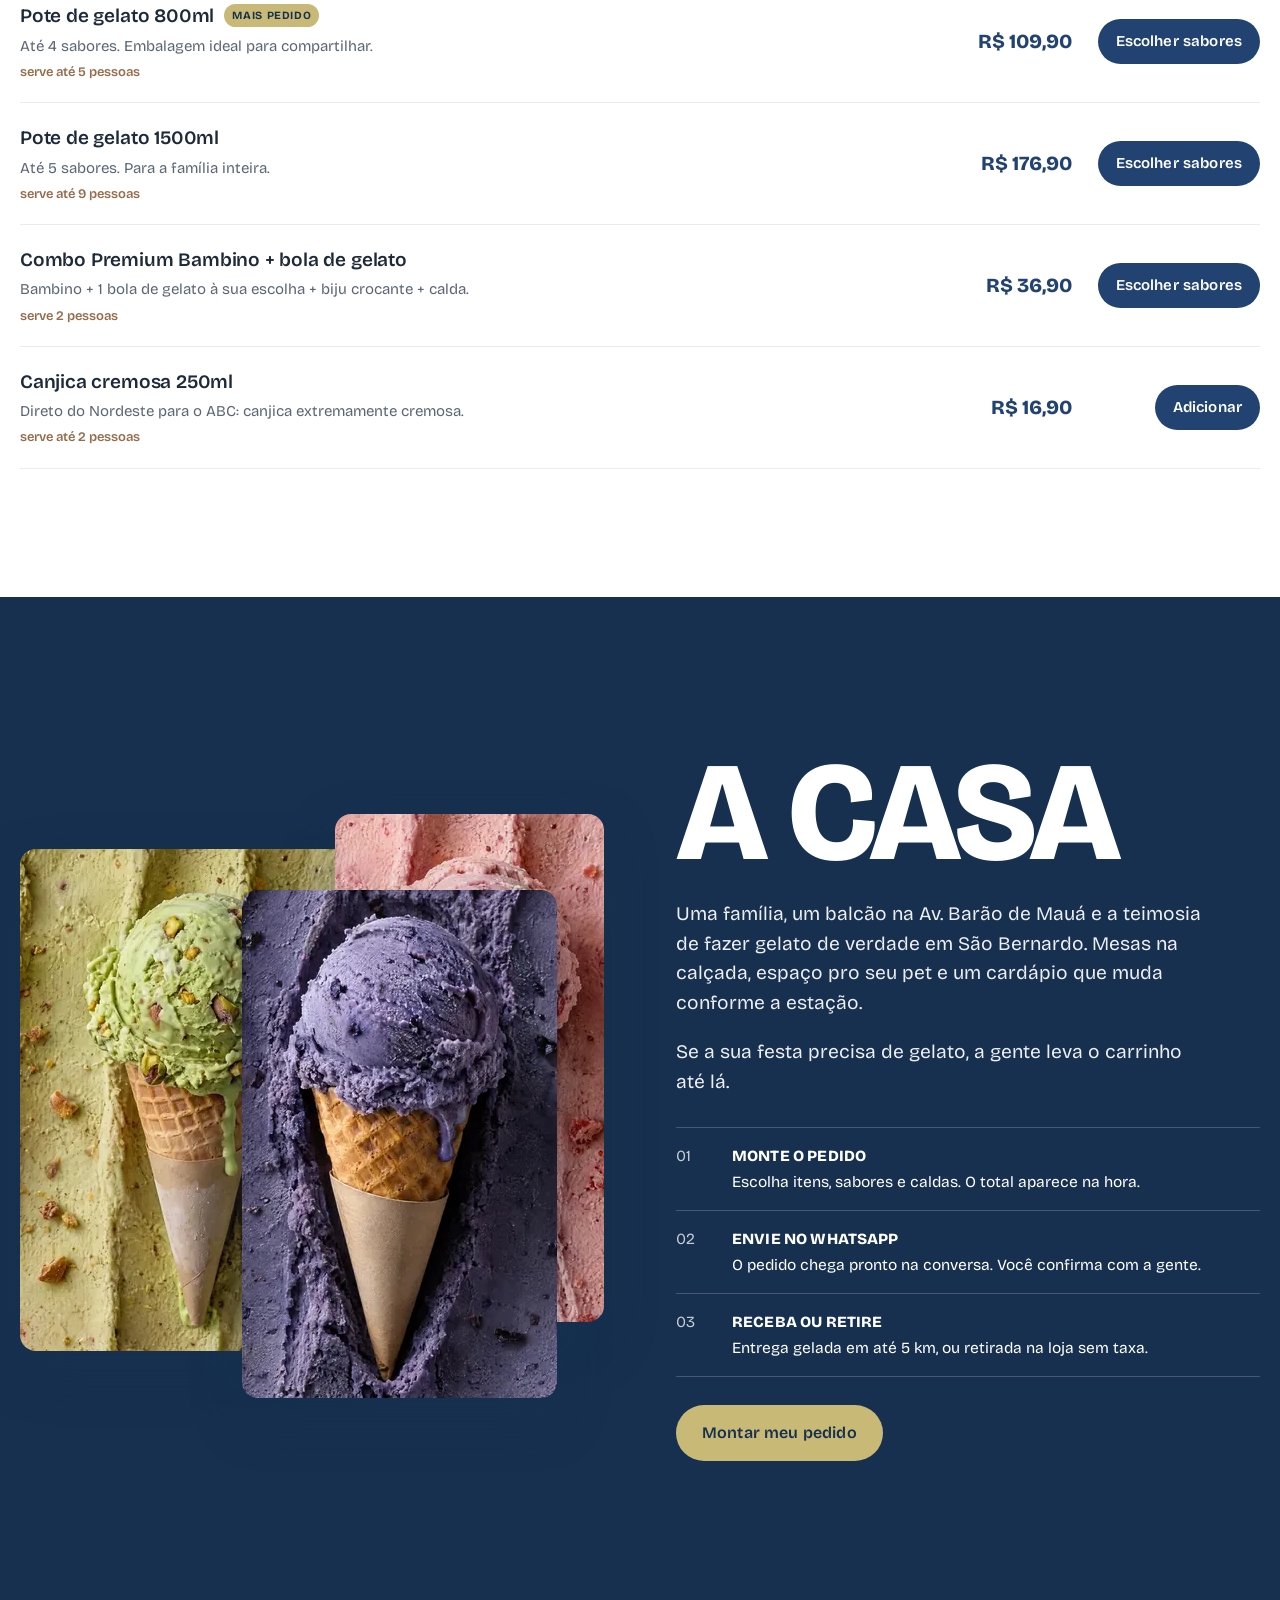
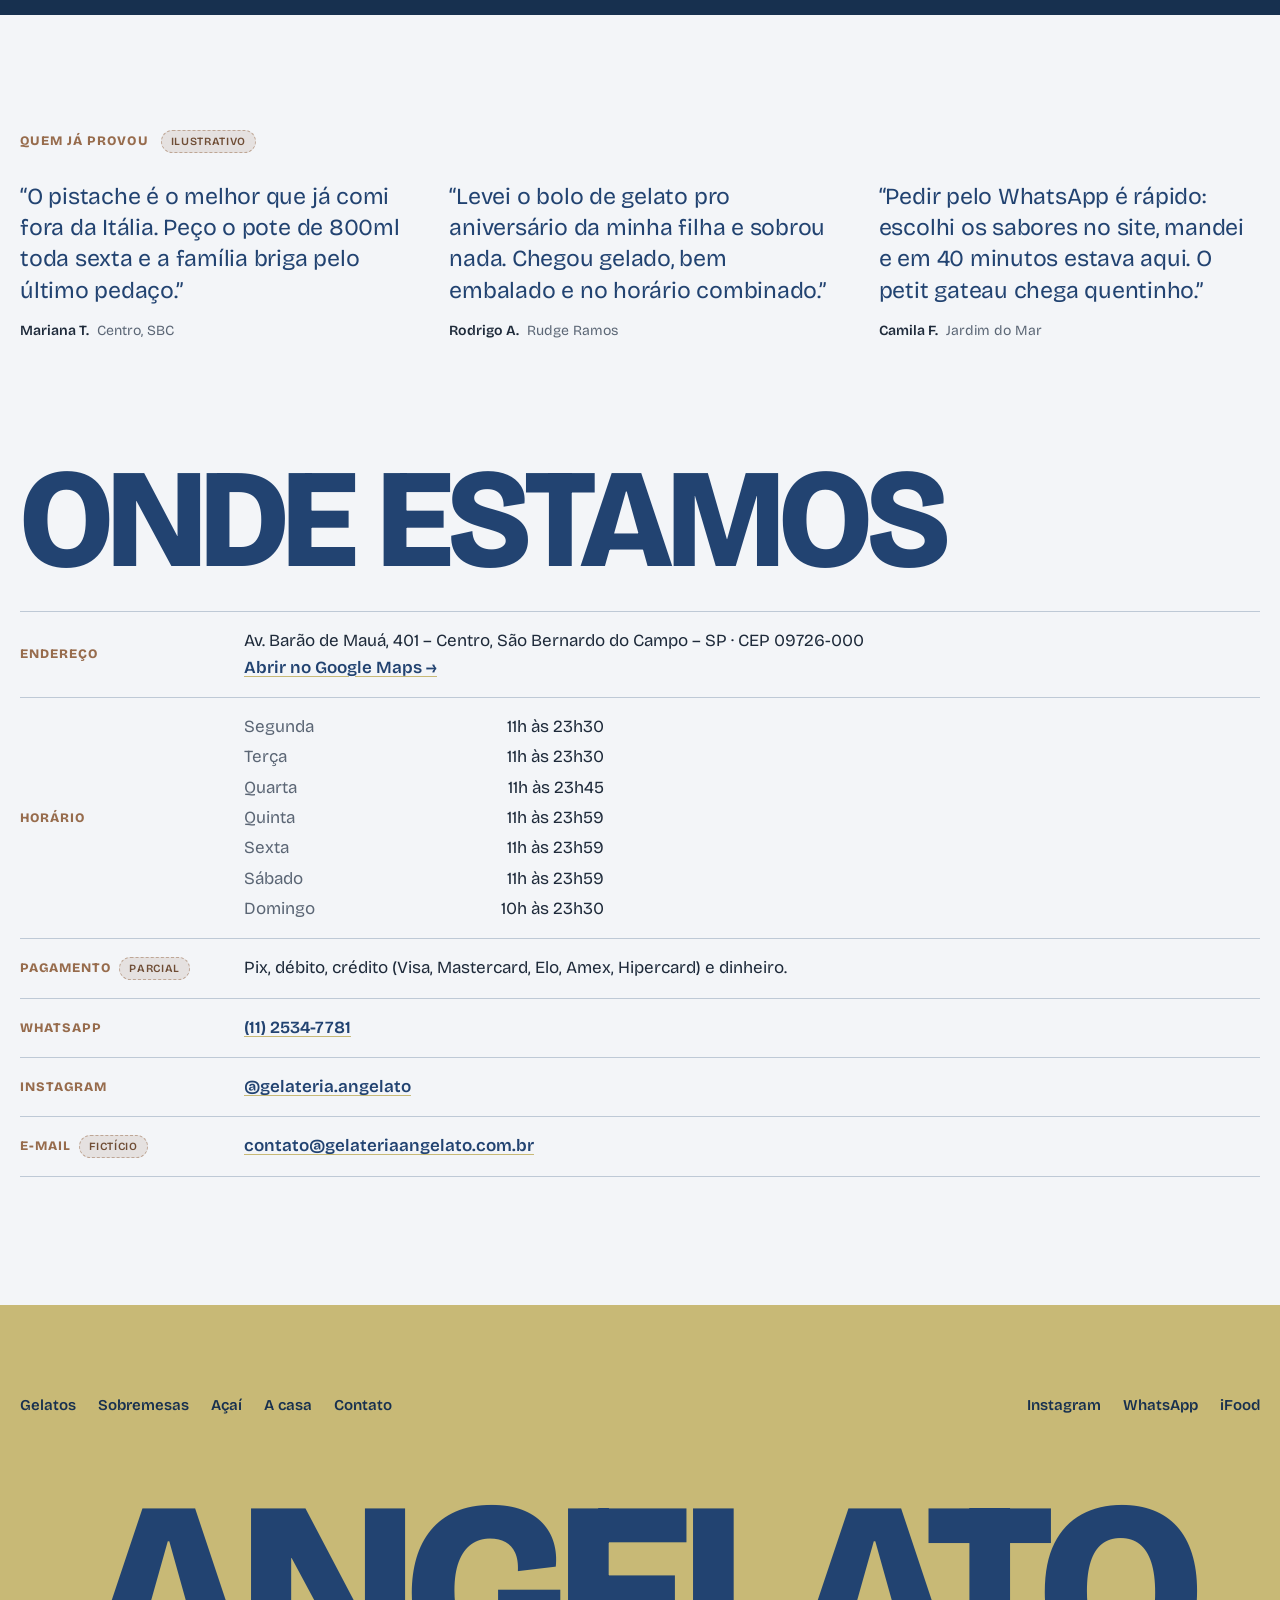
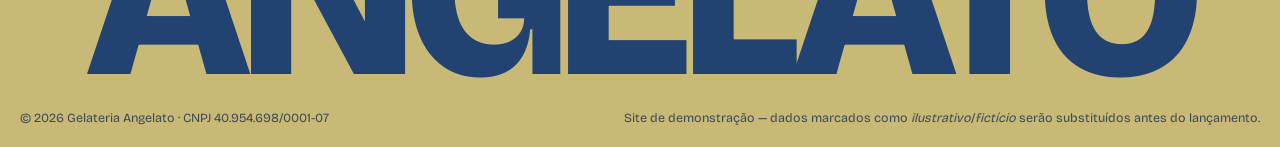
<file: site/index.html>
<!DOCTYPE html>
<html lang="pt-BR">
<head>
<meta charset="utf-8">
<meta name="viewport" content="width=device-width, initial-scale=1">
<title>Gelateria Angelato — Gelato artesanal italiano em São Bernardo do Campo</title>
<meta name="description" content="Gelato artesanal italiano, sobremesas premium, açaí e bolos de gelato em São Bernardo do Campo. Monte seu pedido no site e envie pelo WhatsApp.">
<meta name="theme-color" content="#224371">
<link rel="icon" type="image/png" href="assets/img/favicon.png">
<link rel="preconnect" href="https://fonts.googleapis.com">
<link rel="preconnect" href="https://fonts.gstatic.com" crossorigin>
<link rel="stylesheet" href="https://fonts.googleapis.com/css2?family=Bricolage+Grotesque:opsz,wght@12..96,400;12..96,600;12..96,800&display=swap">
<link rel="preload" as="image" href="assets/img/fundo-chocolate.webp" media="(min-width: 700px)" fetchpriority="high">
<link rel="preload" as="image" href="assets/img/fundo-chocolate-m.webp" media="(max-width: 699px)" fetchpriority="high">
<link rel="stylesheet" href="assets/css/estilo.css?v=22">
<script>document.documentElement.classList.add('js')</script>
<!-- SITE DE DEMONSTRAÇÃO (V2, redesign 15/09/2026). Tudo marcado como
     PLACEHOLDER (aqui e em assets/js/catalogo.js) é dado fictício — ver
     PENDENTES.md. Referências de direção: Alfredo (blocos de cor, nome
     monumental), Mr. Pops (hero que encolhe + marquee), Luccianos (colagem
     sobreposta, espaço). -->
</head>
<body>
<a class="pular" href="#main">Pular para o conteúdo</a>

<!-- ====================================================== topo -->
<header class="topo" data-rolado="false">
  <div class="container topo__interno">
    <button class="hamburguer" type="button" aria-label="Abrir menu" aria-expanded="false" aria-controls="menu">
      <svg viewBox="0 0 24 24" fill="none" stroke="currentColor" stroke-width="2" stroke-linecap="round" aria-hidden="true"><path d="M4 7h16M4 12h16M4 17h16"/></svg>
    </button>
    <a class="marca" href="#inicio" aria-label="Gelateria Angelato — início">
      <img class="marca__icone" src="assets/img/icone-branco.png" alt="" width="169" height="109">
      <span class="marca__nome">Angelato</span>
    </a>
    <nav class="nav" aria-label="Principal">
      <a href="#sabores">Sabores</a>
      <a href="#cardapio">Cardápio</a>
      <a href="#sobre">A casa</a>
      <a href="#contato">Onde estamos</a>
    </nav>
    <button class="carrinho-botao" type="button" aria-label="Abrir seu pedido" data-abrir-carrinho data-vazio="true">
      <svg viewBox="0 0 24 24" fill="none" stroke="currentColor" stroke-width="2" stroke-linecap="round" stroke-linejoin="round" aria-hidden="true"><circle cx="9" cy="21" r="1"/><circle cx="20" cy="21" r="1"/><path d="M1 1h4l2.68 13.39a2 2 0 0 0 2 1.61h9.72a2 2 0 0 0 2-1.61L23 6H6"/></svg>
      <span class="carrinho-botao__contagem" data-carrinho-contagem aria-live="polite">0</span>
    </button>
  </div>
</header>

<div class="menu" id="menu" data-aberto="false">
  <div class="menu__topo">
    <span class="marca__nome">Angelato</span>
    <button class="menu__fechar" type="button" aria-label="Fechar menu">
      <svg viewBox="0 0 24 24" fill="none" stroke="currentColor" stroke-width="2" stroke-linecap="round" aria-hidden="true"><path d="M6 6l12 12M18 6L6 18"/></svg>
    </button>
  </div>
  <nav aria-label="Menu">
    <a href="#sabores">Sabores</a>
    <a href="#cardapio">Cardápio</a>
    <a href="#sobre">A casa</a>
    <a href="#contato">Onde estamos</a>
  </nav>
  <a class="btn btn--zap btn--bloco" href="https://wa.me/551125347781?text=Ol%C3%A1!%20Quero%20fazer%20um%20pedido." target="_blank" rel="noopener">Pedir no WhatsApp</a>
</div>

<main id="main" tabindex="-1">
<span id="inicio"></span>

  <!-- ========================================================== hero
       Trilho de 170vh com palco sticky. Sem JS por frame: a foto encolhe
       até virar um card e o marquee aparece via CSS scroll-driven
       (animation-timeline). Navegador sem suporte → hero estático de 100vh. -->
  <section class="hero" aria-label="Gelateria Angelato">
    <div class="hero__palco">
      <ul class="hero__micro" aria-label="Sobre a casa">
        <li>Feito na casa, todo dia</li>
        <li>Receita italiana, fruta de verdade</li>
        <li>Centro · São Bernardo do Campo</li>
      </ul>

      <div class="hero__marquee" aria-hidden="true">
        <div class="hero__marquee-faixa">
          <span>Gelato artesanal italiano · Feito na casa · Mais de 50 sabores · Entrega gelada em SBC · Diferente de tudo que você já provou · </span><span>Gelato artesanal italiano · Feito na casa · Mais de 50 sabores · Entrega gelada em SBC · Diferente de tudo que você já provou · </span>
        </div>
      </div>

      <div class="hero__foto" data-hero-fotos>
        <!-- PLACEHOLDER: fotos geradas por IA; trocar por fotos reais do balcão -->
        <picture class="hero__img ativa" data-sabor="chocolate">
          <source media="(max-width: 699px)" srcset="assets/img/fundo-chocolate-m.webp">
          <img src="assets/img/fundo-chocolate.webp" width="1920" height="1085" alt="Casquinha de gelato de chocolate sobre uma superfície de gelato de chocolate" fetchpriority="high" decoding="async">
        </picture>
        <picture class="hero__img" data-sabor="morango">
          <source media="(max-width: 699px)" srcset="assets/img/fundo-morango-m.webp">
          <img src="assets/img/fundo-morango.webp" width="1920" height="1085" alt="" loading="lazy" decoding="async">
        </picture>
        <picture class="hero__img" data-sabor="pistache">
          <source media="(max-width: 699px)" srcset="assets/img/fundo-pistache-m.webp">
          <img src="assets/img/fundo-pistache.webp" width="1920" height="1071" alt="" loading="lazy" decoding="async">
        </picture>
        <picture class="hero__img" data-sabor="amora">
          <source media="(max-width: 699px)" srcset="assets/img/fundo-amora-m.webp">
          <img src="assets/img/fundo-amora.webp" width="1920" height="1085" alt="" loading="lazy" decoding="async">
        </picture>
        <picture class="hero__img" data-sabor="maracuja">
          <source media="(max-width: 699px)" srcset="assets/img/fundo-maracuja-m.webp">
          <img src="assets/img/fundo-maracuja.webp" width="1920" height="1071" alt="" loading="lazy" decoding="async">
        </picture>
        <div class="hero__veu" aria-hidden="true"></div>
      </div>

      <p class="hero__frase">Finalmente, o gelato que faz jus ao calor do ABC.</p>
      <h1 class="hero__nome" aria-label="Angelato"><span aria-hidden="true">Angelato</span></h1>

      <a class="hero__cta" href="#cardapio">
        <span>Ver o cardápio</span>
        <svg viewBox="0 0 24 24" fill="none" stroke="currentColor" stroke-width="2" stroke-linecap="round" stroke-linejoin="round" aria-hidden="true"><path d="M12 5v14M5 12l7 7 7-7"/></svg>
      </a>
    </div>
  </section>

  <!-- ========================================================== manifesto (bloco azul) -->
  <section class="manifesto" id="manifesto">
    <div class="container">
      <p class="manifesto__texto reveal">
        <span>A <strong>Angelato</strong> é uma gelateria de bairro que faz gelato do jeito italiano: <strong>todo dia</strong>, em pequenas quantidades, com <strong>leite fresco</strong> e fruta de verdade. Sem mistura pronta, sem atalho. Diferente de tudo que você já provou.</span>
      </p>

      <ol class="pilares reveal" aria-label="O que nos torna diferentes">
        <li class="pilar">
          <span class="pilar__num">01</span>
          <div><h2>Sabores de verdade</h2><p>Mais de 50 sabores no balcão, mudando com a estação. Do pistache torrado na casa ao maracujá com semente.</p></div>
          <svg class="pilar__icone" viewBox="0 0 48 48" fill="none" stroke="currentColor" stroke-width="1.6" stroke-linecap="round" stroke-linejoin="round" aria-hidden="true"><path d="M16 20h16l-8 22z"/><circle cx="24" cy="15" r="7"/><circle cx="17" cy="11" r="5"/><circle cx="31" cy="11" r="5"/></svg>
        </li>
        <li class="pilar">
          <span class="pilar__num">02</span>
          <div><h2>Feito na casa</h2><p>A produção é aqui mesmo, atrás do balcão. Você vê o gelato sendo feito e prova o que saiu hoje.</p></div>
          <svg class="pilar__icone" viewBox="0 0 48 48" fill="none" stroke="currentColor" stroke-width="1.6" stroke-linecap="round" stroke-linejoin="round" aria-hidden="true"><path d="M10 20h28l-3 20H13z"/><path d="M14 20c0-6 4-10 10-10s10 4 10 10"/><path d="M19 27c2 2 8 2 10 0"/></svg>
        </li>
        <li class="pilar">
          <span class="pilar__num">03</span>
          <div><h2>Chega gelado</h2><p>Entrega em até 5 km com embalagem térmica, ou retirada na loja sem taxa. Pedido pelo WhatsApp, sem app no meio.</p></div>
          <svg class="pilar__icone" viewBox="0 0 48 48" fill="none" stroke="currentColor" stroke-width="1.6" stroke-linecap="round" stroke-linejoin="round" aria-hidden="true"><path d="M6 14h22v18H6z"/><path d="M28 20h8l6 6v6h-14z"/><circle cx="13" cy="35" r="3"/><circle cx="35" cy="35" r="3"/></svg>
        </li>
        <li class="pilar">
          <span class="pilar__num">04</span>
          <div><h2>Pra festa também</h2><p>Bolo de gelato, caixa de cassatas e o carrinho de gelato pra levar a Angelato até o seu evento.</p></div>
          <svg class="pilar__icone" viewBox="0 0 48 48" fill="none" stroke="currentColor" stroke-width="1.6" stroke-linecap="round" stroke-linejoin="round" aria-hidden="true"><path d="M8 22h32v16H8z"/><path d="M8 22c4-6 10-8 16-8s12 2 16 8"/><path d="M24 8v6"/><circle cx="24" cy="6" r="2"/></svg>
        </li>
      </ol>
    </div>
  </section>

  <!-- ========================================================== sabores -->
  <section class="sabores" id="sabores">
    <div class="container sabores__cabeca">
      <h2 class="monumental">Escolha <em>seu</em> sabor</h2>
      <p class="sabores__lead">Cinco estrelas do balcão, prontas pra ir no pote. Toque num sabor pra montar o seu pedido.<span class="demo-tag" title="Fotos e descrições fictícias da demo">ilustrativo</span></p>
    </div>

    <!-- faixa horizontal com rolagem; cones transparentes sobre a cor do sabor -->
    <div class="cones" role="list">
      <button class="cone" role="listitem" type="button" style="--tom:91,58,36" data-venda="pote-800" aria-label="Chocolate belga — montar um pote">
        <img src="assets/img/cone-chocolate.webp" width="1000" height="1250" alt="" loading="lazy" decoding="async">
        <span class="cone__nome">Chocolate<small>belga 70%</small></span>
      </button>
      <button class="cone" role="listitem" type="button" style="--tom:198,90,122" data-venda="pote-800" aria-label="Morango — montar um pote">
        <img src="assets/img/cone-morango.webp" width="1000" height="1250" alt="" loading="lazy" decoding="async">
        <span class="cone__nome">Morango<small>da estação</small></span>
      </button>
      <button class="cone" role="listitem" type="button" style="--tom:141,158,98" data-venda="pote-800" aria-label="Pistache — montar um pote">
        <img src="assets/img/cone-pistache.webp" width="1000" height="1250" alt="" loading="lazy" decoding="async">
        <span class="cone__nome">Pistache<small>torrado na casa</small></span>
      </button>
      <button class="cone" role="listitem" type="button" style="--tom:107,84,150" data-venda="pote-800" aria-label="Amora — montar um pote">
        <img src="assets/img/cone-amora.webp" width="1000" height="1250" alt="" loading="lazy" decoding="async">
        <span class="cone__nome">Amora<small>sorbet cremoso</small></span>
      </button>
      <button class="cone" role="listitem" type="button" style="--tom:214,158,58" data-venda="pote-800" aria-label="Maracujá — montar um pote">
        <img src="assets/img/cone-maracuja.webp" width="1000" height="1250" alt="" loading="lazy" decoding="async">
        <span class="cone__nome">Maracujá<small>com semente</small></span>
      </button>
    </div>

    <div class="container sabores__lista">
      <p class="sabores__nota">No pote de 800ml você leva até 4. O balcão muda com a estação; chama no WhatsApp pra saber o que saiu hoje.</p>
      <div class="sabores__colunas" id="saboresGrade"></div>
    </div>
  </section>

  <!-- ========================================================== cardápio -->
  <section class="cardapio" id="cardapio">
    <div class="container">
      <div class="cardapio__cabeca">
        <h2 class="monumental">Cardápio</h2>
        <p>Preços iguais aos da loja. Você monta o pedido aqui e finaliza com a gente no WhatsApp.<br>
        <small>Entrega até 5 km por R$ 8,90 (mínimo R$ 25) · Retirada na loja sem taxa e sem mínimo <span class="demo-tag">a confirmar</span></small></p>
      </div>
      <div class="cardapio__abas" id="cardapioAbas" role="tablist" aria-label="Categorias do cardápio"></div>
      <div id="cardapioPainel"></div>
    </div>
  </section>

  <!-- ========================================================== a casa (bloco escuro, colagem) -->
  <section class="casa" id="sobre">
    <div class="container casa__interno">
      <div class="casa__colagem reveal" aria-hidden="true">
        <!-- PLACEHOLDER: fotos da loja (fachada, balcão, carrinho) entram aqui -->
        <img class="casa__foto casa__foto--1" src="assets/img/fundo-pistache-m.webp" width="900" height="502" alt="" loading="lazy" decoding="async">
        <img class="casa__foto casa__foto--2" src="assets/img/fundo-morango-m.webp" width="900" height="508" alt="" loading="lazy" decoding="async">
        <img class="casa__foto casa__foto--3" src="assets/img/fundo-amora-m.webp" width="900" height="508" alt="" loading="lazy" decoding="async">
      </div>
      <div class="casa__texto">
        <h2 class="monumental monumental--claro">A casa</h2>
        <!-- PLACEHOLDER: texto institucional a validar com o cliente -->
        <p>Uma família, um balcão na Av. Barão de Mauá e a teimosia de fazer gelato de verdade em São Bernardo. Mesas na calçada, espaço pro seu pet e um cardápio que muda conforme a estação.</p>
        <p>Se a sua festa precisa de gelato, a gente leva o carrinho até lá.</p>

        <ol class="passos" aria-label="Como pedir">
          <li><span>01</span><div><strong>Monte o pedido</strong>Escolha itens, sabores e caldas. O total aparece na hora.</div></li>
          <li><span>02</span><div><strong>Envie no WhatsApp</strong>O pedido chega pronto na conversa. Você confirma com a gente.</div></li>
          <li><span>03</span><div><strong>Receba ou retire</strong>Entrega gelada em até 5 km, ou retirada na loja sem taxa.</div></li>
        </ol>
        <a class="btn btn--dourado" href="#cardapio">Montar meu pedido</a>
      </div>
    </div>
  </section>

  <!-- ========================================================== depoimentos -->
  <section class="depoimentos" id="depoimentos">
    <div class="container">
      <p class="depoimentos__cabeca">Quem já provou <span class="demo-tag" title="Depoimentos fictícios da demo">ilustrativo</span></p>
      <div class="depoimentos__grade reveal" id="depoimentosGrade"></div>
    </div>
  </section>

  <!-- ========================================================== onde estamos -->
  <section class="onde" id="contato">
    <div class="container">
      <h2 class="monumental">Onde estamos</h2>
      <dl class="tabela">
        <div class="tabela__linha"><dt>Endereço</dt><dd>Av. Barão de Mauá, 401 – Centro, São Bernardo do Campo – SP · CEP 09726-000<br><a href="https://www.google.com/maps/search/?api=1&query=Av.+Bar%C3%A3o+de+Mau%C3%A1%2C+401+-+S%C3%A3o+Bernardo+do+Campo+-+SP" target="_blank" rel="noopener">Abrir no Google Maps →</a></dd></div>
        <div class="tabela__linha"><dt>Horário</dt><dd class="horario" id="horarioTabela"></dd></div>
        <div class="tabela__linha"><dt>Pagamento <span class="demo-tag">parcial</span></dt><dd>Pix, débito, crédito (Visa, Mastercard, Elo, Amex, Hipercard) e dinheiro.</dd></div>
        <div class="tabela__linha"><dt>WhatsApp</dt><dd><a href="https://wa.me/551125347781" target="_blank" rel="noopener">(11) 2534-7781</a></dd></div>
        <div class="tabela__linha"><dt>Instagram</dt><dd><a href="https://www.instagram.com/gelateria.angelato/" target="_blank" rel="noopener">@gelateria.angelato</a></dd></div>
        <div class="tabela__linha"><dt>E-mail <span class="demo-tag">fictício</span></dt><dd><a href="mailto:contato@gelateriaangelato.com.br">contato@gelateriaangelato.com.br</a></dd></div>
      </dl>
    </div>
  </section>

</main>

<!-- ========================================================== rodapé (bloco dourado, nome monumental) -->
<footer class="rodape">
  <div class="container">
    <div class="rodape__linha">
      <ul class="rodape__links">
        <li><a href="#cardapio-gelatos">Gelatos</a></li>
        <li><a href="#cardapio-sobremesas">Sobremesas</a></li>
        <li><a href="#cardapio-acai">Açaí</a></li>
        <li><a href="#sobre">A casa</a></li>
        <li><a href="#contato">Contato</a></li>
      </ul>
      <ul class="rodape__links">
        <li><a href="https://www.instagram.com/gelateria.angelato/" target="_blank" rel="noopener">Instagram</a></li>
        <li><a href="https://wa.me/551125347781" target="_blank" rel="noopener">WhatsApp</a></li>
        <li><a href="https://www.ifood.com.br/delivery/sao-bernardo-do-campo-sp/gelateria-angelato-centro/3ed09a91-4556-40b9-8d5f-98351cb94676" target="_blank" rel="noopener">iFood</a></li>
      </ul>
    </div>
    <p class="rodape__nome" aria-hidden="true">Angelato</p>
    <div class="rodape__base">
      <span>© 2026 Gelateria Angelato · CNPJ 40.954.698/0001-07</span>
      <span>Site de demonstração — dados marcados como <em>ilustrativo</em>/<em>fictício</em> serão substituídos antes do lançamento.</span>
    </div>
  </div>
</footer>

<a class="zap-flutuante" href="https://wa.me/551125347781?text=Ol%C3%A1!%20Quero%20fazer%20um%20pedido." target="_blank" rel="noopener" aria-label="Falar no WhatsApp">
  <svg viewBox="0 0 24 24" fill="currentColor" aria-hidden="true"><path d="M12 2a10 10 0 0 0-8.6 15L2 22l5.2-1.4A10 10 0 1 0 12 2Zm5.8 14.2c-.2.7-1.4 1.3-2 1.4-.5.1-1.2.1-1.9-.1-.4-.1-1-.3-1.8-.6-3-1.3-5-4.4-5.2-4.6-.1-.2-1.2-1.6-1.2-3s.7-2.1 1-2.4c.2-.3.5-.4.7-.4h.5c.2 0 .4 0 .6.5l.8 2c.1.2.1.3 0 .5l-.3.5-.4.4c-.1.1-.3.3-.1.6.2.3.8 1.3 1.7 2.1 1.2 1 2.1 1.3 2.4 1.5.3.1.5.1.6-.1l.9-1c.2-.2.4-.2.6-.1l2 .9c.2.1.4.2.4.3.1.2.1.7 0 1.1Z"/></svg>
</a>

<script src="assets/js/catalogo.js?v=2"></script>
<script src="assets/js/carrinho-regras.js?v=1"></script>
<script src="assets/js/site.js?v=22"></script>
<script src="assets/js/carrinho.js?v=2"></script>
</body>
</html>
</file>
<file: docs/assets/css/estilo.css>
/* ==========================================================================
   Gelateria Angelato — sistema de design (V2, redesign 15/09/2026)

   Paleta: azul-marinho #224371 (primária), terracota #976c4d (apoio),
   dourado #c8b976 (CTA/detalhe). Blocos de cor inteiros por seção:
   foto → azul → off-white → branco → azul-escuro → off-white → dourado.

   Tipografia: UMA família, Bricolage Grotesque (Google Fonts) — 800 largo
   para o monumental, 600 títulos/preços, 400 corpo. Nenhuma fonte da pasta.

   Motion: só transform/opacity. Hero em CSS scroll-driven (sem JS por
   frame); entradas por IntersectionObserver; reduced-motion desliga tudo.
   ========================================================================== */

:root {
  --azul: #224371;
  --azul-escuro: #17304f;
  --azul-claro: #2f5486;
  --terracota: #976c4d;
  --terracota-escuro: #6f4d35;
  --dourado: #c8b976;
  --dourado-escuro: #a99850;
  --creme: #f3f5f8;      /* off-white neutro puxado pro azul */
  --creme-2: #e8edf3;
  --branco: #fff;
  --texto: #1e2a3a;
  --texto-suave: #5b6675;
  --zap: #25d366;
  --zap-escuro: #1da851;
  --erro: #b9432f;

  --f: 'Bricolage Grotesque', 'Helvetica Neue', Arial, sans-serif;
  --raio: 18px;
  --raio-p: 10px;
  --sombra: 0 10px 30px rgba(34, 67, 113, .12);
  --sombra-forte: 0 20px 50px rgba(23, 48, 79, .35);
  --container: 1240px;
  --topo-altura: 72px;
  --ease: cubic-bezier(.16, 1, .3, 1);
}

/* ------------------------------------------------------------ base */
*, *::before, *::after { box-sizing: border-box; }
html { scroll-behavior: smooth; -webkit-text-size-adjust: 100%; overflow-x: hidden; overflow-x: clip; }
body {
  margin: 0; font-family: var(--f); font-size: 16px; line-height: 1.55; font-weight: 400;
  color: var(--texto); background: var(--creme); overflow-x: hidden; overflow-x: clip;
  font-variation-settings: 'opsz' 14;
}
img, svg { display: block; max-width: 100%; }
a { color: inherit; }
button { font: inherit; cursor: pointer; touch-action: manipulation; }
h1, h2, h3, h4 { margin: 0; line-height: 1.05; font-weight: 600; text-wrap: balance; }
p { margin: 0 0 1em; text-wrap: pretty; }
:focus-visible { outline: 3px solid var(--dourado); outline-offset: 2px; }
.container { width: min(100% - 40px, var(--container)); margin-inline: auto; }
.pular { position: absolute; left: 12px; top: -60px; z-index: 100; background: var(--dourado); color: var(--azul-escuro); padding: 10px 16px; border-radius: 999px; font-weight: 600; text-decoration: none; }
.pular:focus { top: 12px; }

/* nome/título monumental: ocupa a largura, opsz alto, peso 800 */
.monumental {
  font-weight: 800; font-variation-settings: 'opsz' 96; letter-spacing: -.035em; line-height: .9;
  font-size: clamp(56px, 11vw, 150px); color: var(--azul); text-transform: uppercase; text-wrap: balance;
}
.monumental em { font-style: normal; color: var(--terracota); }
.monumental--claro { color: var(--branco); }
.monumental--claro em { color: var(--dourado); }

.demo-tag {
  display: inline-flex; align-items: center; vertical-align: middle;
  font: 600 11px/1 var(--f); letter-spacing: .06em; text-transform: uppercase;
  color: var(--terracota-escuro); background: rgba(151, 108, 77, .14);
  border: 1px dashed rgba(151, 108, 77, .5); border-radius: 999px; padding: 5px 9px; margin-left: 8px;
}

/* ------------------------------------------------------------ botões */
.btn {
  display: inline-flex; align-items: center; justify-content: center; gap: 10px;
  padding: 14px 24px; border-radius: 999px; border: 2px solid transparent;
  font-weight: 600; font-size: 16px; letter-spacing: .01em; text-decoration: none;
  transition: transform .15s var(--ease), background .15s, color .15s, box-shadow .15s; white-space: nowrap;
}
.btn svg { width: 20px; height: 20px; flex: none; }
.btn:hover { transform: translateY(-1px); }
.btn:disabled { opacity: .5; cursor: not-allowed; transform: none; }
.btn--dourado { background: var(--dourado); color: var(--azul-escuro); }
.btn--dourado:hover { background: #d6c98a; }
.btn--azul { background: var(--azul); color: var(--branco); }
.btn--azul:hover { background: var(--azul-claro); }
.btn--contorno-azul { border-color: var(--azul); color: var(--azul); background: transparent; }
.btn--zap { background: var(--zap); color: #fff; }
.btn--zap:hover { background: var(--zap-escuro); }
.btn--bloco { width: 100%; }
.btn--pequeno { padding: 9px 16px; font-size: 15px; }

/* ------------------------------------------------------------ topo
   Transparente sobre a foto do hero; vira azul ao rolar. */
.topo { position: fixed; top: 0; left: 0; right: 0; z-index: 50; height: var(--topo-altura); color: #fff; transition: background .3s, box-shadow .3s; }
.topo[data-rolado="true"] { background: var(--azul); box-shadow: 0 8px 24px rgba(23, 48, 79, .3); }
.topo__interno { height: 100%; display: flex; align-items: center; gap: 18px; }
.marca { display: inline-flex; align-items: center; gap: 10px; text-decoration: none; margin-right: auto; }
.marca__icone { height: 38px; width: auto; }
.marca__nome { font-weight: 800; font-size: 22px; letter-spacing: -.02em; text-transform: uppercase; }
.nav { display: none; gap: 28px; }
.nav a { text-decoration: none; font-weight: 600; font-size: 15px; opacity: .92; padding: 6px 0; border-bottom: 2px solid transparent; }
.nav a:hover { border-bottom-color: var(--dourado); opacity: 1; }
.hamburguer, .carrinho-botao {
  background: rgba(255, 255, 255, .14); backdrop-filter: blur(6px); border: 0; color: #fff; width: 44px; height: 44px;
  border-radius: 12px; display: grid; place-items: center; position: relative;
}
.hamburguer svg, .carrinho-botao svg { width: 22px; height: 22px; }
.carrinho-botao { background: var(--dourado); color: var(--azul-escuro); }
.carrinho-botao__contagem {
  position: absolute; top: -6px; right: -6px; min-width: 20px; height: 20px; padding: 0 5px;
  border-radius: 999px; background: var(--terracota); color: #fff; font-size: 12px; font-weight: 700;
  display: grid; place-items: center; border: 2px solid var(--azul);
}
.carrinho-botao[data-vazio="true"] .carrinho-botao__contagem { display: none; }
@media (min-width: 900px) { .nav { display: flex; } .hamburguer { display: none; } }

.menu {
  position: fixed; inset: 0; z-index: 60; background: var(--azul); color: #fff; padding: 24px;
  display: flex; flex-direction: column; gap: 8px; transform: translateX(-100%); transition: transform .3s var(--ease); visibility: hidden;
}
.menu[data-aberto="true"] { transform: none; visibility: visible; }
.menu__topo { display: flex; justify-content: space-between; align-items: center; margin-bottom: 20px; }
.menu__fechar { background: rgba(255,255,255,.1); border: 0; color: #fff; width: 44px; height: 44px; border-radius: 12px; display: grid; place-items: center; }
.menu__fechar svg { width: 22px; height: 22px; }
.menu nav { display: flex; flex-direction: column; }
.menu nav a { font-weight: 800; font-size: 40px; letter-spacing: -.02em; text-decoration: none; padding: 10px 0; border-bottom: 1px solid rgba(255,255,255,.12); }
.menu .btn { margin-top: auto; }

/* ------------------------------------------------------------ hero
   Trilho de 170vh; palco sticky de 100vh. A foto encolhe até virar um
   card e o marquee entra — tudo scroll-driven em CSS. */
.hero { position: relative; height: 170vh; background: var(--azul); }
.hero__palco { position: sticky; top: 0; height: 100vh; overflow: hidden; background: var(--azul); }
.hero__foto {
  position: absolute; inset: 0; z-index: 2; overflow: hidden; transform-origin: 50% 58%;
  animation: encolher linear both; animation-timeline: scroll(root); animation-range: 0 70vh;
}
@keyframes encolher {
  to { transform: scale(.56) translateY(-6%); border-radius: 28px; }
}
.hero__img { position: absolute; inset: 0; opacity: 0; transition: opacity 1.6s ease; }
.hero__img.ativa { opacity: 1; }
.hero__img img { width: 100%; height: 100%; object-fit: cover; object-position: center 45%; }
.hero__veu { position: absolute; inset: 0; background: linear-gradient(180deg, rgba(10,14,26,.32) 0%, transparent 35%, transparent 55%, rgba(10,14,26,.45) 100%); pointer-events: none; }

.hero__micro {
  position: absolute; z-index: 3; top: calc(var(--topo-altura) + 10px); left: 0; right: 0; list-style: none; margin: 0;
  padding: 0 20px; display: flex; justify-content: space-between; gap: 12px; color: #fff; font-size: 12.5px; font-weight: 600; letter-spacing: .02em; opacity: .9;
  animation: sumir linear both; animation-timeline: scroll(root); animation-range: 0 30vh;
}
@keyframes sumir { to { opacity: 0; transform: translateY(-12px); } }
@keyframes sumirCentro { to { opacity: 0; transform: translate(-50%, -12px); } }

.hero__frase {
  position: absolute; z-index: 3; left: 20px; right: 20px; bottom: clamp(24vh, 34vh, 300px); margin: 0; text-align: center;
  color: #fff; font-size: clamp(16px, 1.6vw, 20px); font-weight: 400; text-shadow: 0 2px 12px rgba(0,0,0,.35);
  animation: sumir linear both; animation-timeline: scroll(root); animation-range: 0 40vh;
}
/* o nome: cortado pela dobra, como Alfredo */
.hero__nome {
  position: absolute; z-index: 3; left: 0; right: 0; bottom: -0.16em; margin: 0; text-align: center; color: #fff;
  font-weight: 800; font-variation-settings: 'opsz' 96; font-size: clamp(88px, 21.5vw, 330px); line-height: .8; letter-spacing: -.04em; text-transform: uppercase;
  white-space: nowrap; pointer-events: none; text-shadow: 0 10px 40px rgba(0,0,0,.25);
  animation: nomeSobe linear both; animation-timeline: scroll(root); animation-range: 0 70vh;
}
@keyframes nomeSobe { to { transform: translateY(-40vh) scale(.5); opacity: 0; } }
.hero__cta {
  position: absolute; z-index: 4; left: 50%; transform: translateX(-50%); bottom: clamp(16vh, 24vh, 220px); display: inline-flex; align-items: center; gap: 12px;
  color: #fff; text-decoration: none; font-weight: 600; font-size: 14px; padding: 6px 6px 6px 18px; border-radius: 999px;
  background: rgba(10,14,26,.28); backdrop-filter: blur(8px); border: 1px solid rgba(255,255,255,.35);
  animation: sumirCentro linear both; animation-timeline: scroll(root); animation-range: 0 30vh;
}
.hero__cta svg { width: 36px; height: 36px; padding: 9px; background: var(--dourado); color: var(--azul-escuro); border-radius: 50%; transition: transform .2s var(--ease); }
.hero__cta:hover svg { transform: translateY(2px); }

/* marquee atrás do card, na cor da marca — tempo-based, transform-only */
.hero__marquee {
  position: absolute; z-index: 1; left: 0; right: 0; top: 50%; transform: translateY(-50%);
  color: rgba(255,255,255,.9); font-weight: 800; font-size: clamp(40px, 7vw, 110px); line-height: 1; letter-spacing: -.02em; text-transform: uppercase; white-space: nowrap;
  opacity: 0; animation: aparecer linear both; animation-timeline: scroll(root); animation-range: 25vh 70vh;
}
@keyframes aparecer { to { opacity: 1; } }
.hero__marquee-faixa { display: flex; width: max-content; animation: marquee 40s linear infinite; }
.hero__marquee-faixa span { padding-right: .5em; }
@keyframes marquee { to { transform: translateX(-50%); } }

/* sem scroll-timeline: hero estático de uma tela, tudo no lugar final */
@supports not (animation-timeline: scroll()) {
  .hero { height: 100vh; }
  .hero__foto, .hero__micro, .hero__frase, .hero__nome, .hero__cta { animation: none; }
  .hero__marquee { display: none; }
}
@media (max-width: 699px) {
  .hero__micro { font-size: 11px; padding: 0 16px; }
  .hero__micro li:nth-child(3) { display: none; }
  .hero__frase { bottom: 32vh; font-size: 15px; }
  .hero__nome { font-size: 22vw; bottom: -.1em; }
  .hero__cta { bottom: 20vh; }
  @keyframes encolher { to { transform: scale(.7) translateY(-8%); border-radius: 22px; } }
}

/* ------------------------------------------------------------ manifesto (azul) */
.manifesto { background: var(--azul); color: #fff; padding: clamp(80px, 12vw, 160px) 0; }
.manifesto__texto { max-width: 26ch; margin: 0 auto clamp(64px, 9vw, 120px); text-align: center; font-size: clamp(26px, 3.6vw, 50px); line-height: 1.15; font-weight: 400; letter-spacing: -.01em; }
.manifesto__texto strong { font-weight: 800; color: var(--dourado); }
.pilares { list-style: none; margin: 0; padding: 0; max-width: 980px; margin-inline: auto; border-top: 1px solid rgba(255,255,255,.22); }
.pilar { display: grid; grid-template-columns: 56px 1fr 48px; gap: 18px; align-items: start; padding: 28px 0; border-bottom: 1px solid rgba(255,255,255,.22); }
.pilar__num { font-weight: 400; font-size: clamp(22px, 2.4vw, 32px); opacity: .85; line-height: 1.1; }
.pilar h2 { font-weight: 800; font-size: clamp(26px, 3.2vw, 44px); letter-spacing: -.02em; text-transform: uppercase; margin-bottom: 8px; }
.pilar p { margin: 0; font-size: 15.5px; max-width: 58ch; opacity: .9; }
.pilar__icone { width: 48px; height: 48px; color: var(--dourado); justify-self: end; }
@media (max-width: 600px) { .pilar { grid-template-columns: 44px 1fr; } .pilar__icone { display: none; } }

/* ------------------------------------------------------------ sabores (off-white) */
.sabores { background: var(--creme); padding: clamp(72px, 10vw, 140px) 0 clamp(56px, 8vw, 100px); overflow: hidden; }
.sabores__cabeca { display: grid; gap: 18px; align-items: end; margin-bottom: clamp(28px, 4vw, 48px); }
.sabores__lead { color: var(--texto-suave); max-width: 40ch; font-size: 17px; margin: 0; }
@media (min-width: 900px) { .sabores__cabeca { grid-template-columns: 1fr auto; } }
/* faixa horizontal: cones transparentes sobre tiles na cor do sabor */
.cones { display: flex; gap: 14px; padding: 8px 24px 24px; scroll-padding-inline: 24px; overflow-x: auto; scroll-snap-type: x mandatory; scrollbar-width: none; }
.cones::-webkit-scrollbar { display: none; }
.cone {
  flex: 0 0 min(72vw, 300px); aspect-ratio: 3 / 4; scroll-snap-align: start; border: 0; padding: 0; border-radius: 22px; overflow: hidden;
  background: rgb(var(--tom)); color: #fff; position: relative; text-align: left; box-shadow: var(--sombra);
  transition: transform .35s var(--ease), box-shadow .35s;
}
.cone:hover { transform: translateY(-6px); box-shadow: 0 22px 44px rgba(34,67,113,.22); }
.cone img { position: absolute; left: 50%; top: 4%; width: 76%; height: auto; transform: translateX(-50%); filter: drop-shadow(0 24px 30px rgba(0,0,0,.35)); transition: transform .5s var(--ease); }
.cone:hover img { transform: translateX(-50%) translateY(-8px) rotate(-3deg); }
.cone__nome { position: absolute; left: 18px; right: 18px; bottom: 16px; font-weight: 800; font-size: 26px; letter-spacing: -.02em; text-transform: uppercase; line-height: 1; text-shadow: 0 2px 10px rgba(0,0,0,.25); }
.cone__nome small { display: block; font-weight: 400; font-size: 14px; text-transform: none; letter-spacing: 0; opacity: .9; margin-top: 4px; }
@media (min-width: 1200px) { .cones { padding-inline: calc((100% - var(--container)) / 2); } .cone { flex-basis: calc((var(--container) - 56px) / 5); } }
/* sabores em acordeão: compacto no mobile, uma seção aberta por vez.
   Corpo anima por grid-template-rows (0fr -> 1fr), sem JS medindo altura;
   os chips entram com fade + leve subida, escalonados por --i. */
.sabores__lista { margin-top: clamp(24px, 4vw, 40px); }
.sabores__nota { color: var(--texto-suave); max-width: 60ch; font-size: 15px; margin-bottom: 28px; }
.sabores__colunas { border-top: 1px solid rgba(34, 67, 113, .14); }
.acordeao__item { border-bottom: 1px solid rgba(34, 67, 113, .14); }
.acordeao__cabeca {
  width: 100%; display: flex; align-items: center; gap: 14px; padding: 18px 2px;
  background: none; border: 0; text-align: left; color: var(--texto); font: inherit;
}
.acordeao__cabeca::before {
  content: ''; width: 12px; height: 12px; border-radius: 50%; flex: none;
  background: var(--cor, var(--dourado));
  box-shadow: 0 0 0 4px var(--creme-2);
  box-shadow: 0 0 0 4px color-mix(in srgb, var(--cor, var(--dourado)) 22%, transparent);
}
.acordeao__nome { font-weight: 800; font-size: 17px; letter-spacing: -.01em; flex: 1; }
.acordeao__conta {
  font-size: 12.5px; font-weight: 700; color: var(--texto-suave); background: var(--creme-2);
  border-radius: 999px; padding: 3px 10px; flex: none;
}
.acordeao__seta { width: 20px; height: 20px; flex: none; color: var(--terracota); transition: transform .35s var(--ease); }
.acordeao__cabeca[aria-expanded="true"] .acordeao__seta { transform: rotate(180deg); }
.acordeao__corpo { display: grid; grid-template-rows: 0fr; transition: grid-template-rows .45s var(--ease); }
.acordeao__corpo.aberto { grid-template-rows: 1fr; }
.acordeao__chips {
  overflow: hidden; min-height: 0; list-style: none; margin: 0; padding: 2px 2px 20px;
  display: flex; flex-wrap: wrap; align-content: start; gap: 8px;
}
.acordeao__chips li {
  font-size: 14.5px; font-weight: 600; padding: 7px 14px; border-radius: 999px; line-height: 1.2;
  background: var(--creme-2);
  background: color-mix(in srgb, var(--cor, var(--dourado)) 18%, white);
  border: 1px solid color-mix(in srgb, var(--cor, var(--dourado)) 38%, white);
  opacity: 0; transform: translateY(6px);
  transition: opacity .35s var(--ease), transform .35s var(--ease);
  transition-delay: calc(var(--i, 0) * 30ms);
}
.js .acordeao__corpo.aberto .acordeao__chips li { opacity: 1; transform: none; }
@media (prefers-reduced-motion: reduce) {
  .acordeao__corpo { transition: none; }
  .acordeao__chips li { transition: none; opacity: 1; transform: none; }
}

/* ------------------------------------------------------------ cardápio (branco, lista) */
.cardapio { background: var(--branco); padding: clamp(72px, 10vw, 140px) 0; }
.cardapio__cabeca { display: grid; gap: 16px; margin-bottom: clamp(24px, 4vw, 40px); }
.cardapio__cabeca p { color: var(--texto-suave); font-size: 17px; max-width: 46ch; margin: 0; }
.cardapio__cabeca small { display: inline-block; margin-top: 8px; font-size: 13.5px; }
@media (min-width: 900px) { .cardapio__cabeca { grid-template-columns: 1fr auto; align-items: end; } }
.cardapio__abas { display: flex; gap: 6px; overflow-x: auto; scrollbar-width: none; margin-bottom: 8px; position: sticky; top: var(--topo-altura); background: var(--branco); padding: 12px 0; z-index: 5; }
.cardapio__abas::-webkit-scrollbar { display: none; }
.cardapio__abas [role=tab] { flex: none; border: 1.5px solid var(--azul); background: transparent; color: var(--azul); font-weight: 600; font-size: 15px; padding: 9px 16px; border-radius: 999px; min-height: 40px; }
.cardapio__abas [role=tab][aria-selected="true"] { background: var(--azul); color: #fff; }
.cardapio__descricao { color: var(--texto-suave); margin: 14px 0 6px; }
.lista { list-style: none; margin: 0; padding: 0; border-top: 1px solid var(--creme-2); }
.item { display: grid; grid-template-columns: 1fr auto; gap: 6px 18px; align-items: center; padding: 20px 0; border-bottom: 1px solid var(--creme-2); }
.item__nome { font-weight: 600; font-size: 19px; letter-spacing: -.01em; display: flex; align-items: center; gap: 10px; flex-wrap: wrap; }
.item__selo { font-size: 11px; font-weight: 700; letter-spacing: .06em; text-transform: uppercase; color: var(--azul-escuro); background: var(--dourado); padding: 3px 8px; border-radius: 999px; }
.item__desc { color: var(--texto-suave); font-size: 15px; margin: 0; max-width: 62ch; }
.item__serve { color: var(--terracota); font-size: 13px; font-weight: 600; }
.item__preco { font-weight: 800; font-size: 20px; color: var(--azul); grid-column: 2; grid-row: 1; white-space: nowrap; }
.item__acao { grid-column: 2; grid-row: 2 / span 2; }
@media (min-width: 760px) {
  .item { grid-template-columns: 1fr 120px 170px; grid-template-rows: auto; }
  .item__preco { grid-column: 2; grid-row: auto; text-align: right; }
  .item__acao { grid-column: 3; grid-row: auto; justify-self: end; }
  .item__texto { display: grid; gap: 4px; }
}

/* ------------------------------------------------------------ a casa (azul-escuro, colagem) */
.casa { background: var(--azul-escuro); color: #fff; padding: clamp(80px, 12vw, 160px) 0; overflow: hidden; }
.casa__interno { display: grid; gap: 48px; align-items: center; }
.casa__colagem { position: relative; aspect-ratio: 1; }
.casa__foto { position: absolute; border-radius: 16px; object-fit: cover; box-shadow: var(--sombra-forte); }
.casa__foto--1 { left: 0; top: 6%; width: 62%; aspect-ratio: 4 / 5; }
.casa__foto--2 { right: 0; top: 0; width: 46%; aspect-ratio: 1; }
.casa__foto--3 { right: 8%; bottom: 0; width: 54%; aspect-ratio: 4 / 3; }
.casa__texto p { font-size: clamp(17px, 1.5vw, 20px); max-width: 44ch; opacity: .92; }
.casa__texto .monumental { margin-bottom: 22px; }
.passos { list-style: none; margin: 30px 0 28px; padding: 0; border-top: 1px solid rgba(255,255,255,.2); }
.passos li { display: grid; grid-template-columns: 44px 1fr; gap: 12px; padding: 16px 0; border-bottom: 1px solid rgba(255,255,255,.2); font-size: 15.5px; }
.passos span { font-weight: 400; opacity: .75; }
.passos strong { display: block; font-weight: 800; text-transform: uppercase; letter-spacing: .01em; margin-bottom: 2px; }
@media (min-width: 900px) { .casa__interno { grid-template-columns: 1fr 1fr; gap: 72px; } }

/* ------------------------------------------------------------ depoimentos (off-white) */
.depoimentos { background: var(--creme); padding: clamp(64px, 9vw, 120px) 0; }
.depoimentos__cabeca { font-weight: 800; font-size: 13px; letter-spacing: .08em; text-transform: uppercase; color: var(--terracota); margin-bottom: 28px; }
.depoimentos__grade { display: grid; gap: 36px 48px; grid-template-columns: repeat(auto-fit, minmax(260px, 1fr)); }
.depoimento { margin: 0; }
.depoimento p { font-size: clamp(19px, 1.8vw, 24px); line-height: 1.35; letter-spacing: -.01em; color: var(--azul); max-width: 30ch; margin-bottom: 14px; }
.depoimento footer { display: flex; gap: 8px; align-items: baseline; font-size: 14px; color: var(--texto-suave); }
.depoimento footer strong { color: var(--texto); font-weight: 600; }

/* ------------------------------------------------------------ onde estamos (tabela) */
.onde { background: var(--creme); padding: 0 0 clamp(72px, 10vw, 140px); }
.onde .monumental { margin-bottom: 28px; }
.tabela { margin: 0; border-top: 1px solid rgba(34,67,113,.25); }
.tabela__linha { display: grid; grid-template-columns: 1fr; gap: 4px 24px; padding: 16px 0; border-bottom: 1px solid rgba(34,67,113,.25); }
.tabela dt { font-weight: 800; font-size: 13px; letter-spacing: .08em; text-transform: uppercase; color: var(--terracota); display: flex; align-items: center; }
.tabela dd { margin: 0; font-size: 17px; }
.tabela a { color: var(--azul); font-weight: 600; text-decoration-color: var(--dourado); text-underline-offset: 3px; }
.horario { display: grid; gap: 4px; max-width: 360px; font-size: 15.5px; }
.horario div { display: flex; justify-content: space-between; gap: 12px; }
.horario div span:first-child { color: var(--texto-suave); }
@media (min-width: 760px) { .tabela__linha { grid-template-columns: 200px 1fr; } }

/* ------------------------------------------------------------ rodapé (dourado, nome monumental) */
.rodape { background: var(--dourado); color: var(--azul-escuro); padding: clamp(48px, 7vw, 90px) 0 20px; overflow: hidden; }
.rodape__linha { display: flex; flex-wrap: wrap; justify-content: space-between; gap: 16px 40px; margin-bottom: clamp(32px, 6vw, 80px); }
.rodape__links { list-style: none; margin: 0; padding: 0; display: flex; flex-wrap: wrap; gap: 8px 22px; font-weight: 600; font-size: 15px; }
.rodape__links a { text-decoration: none; }
.rodape__links a:hover { text-decoration: underline; text-underline-offset: 4px; }
.rodape__nome { margin: 0; font-weight: 800; font-variation-settings: 'opsz' 96; font-size: clamp(84px, 19.6vw, 300px); line-height: .78; letter-spacing: -.04em; text-transform: uppercase; text-align: center; color: var(--azul); }
.rodape__base { display: flex; flex-wrap: wrap; justify-content: space-between; gap: 8px 24px; font-size: 12.5px; margin-top: 18px; opacity: .8; }

/* ------------------------------------------------------------ entradas (IO) */
.js .reveal > * { opacity: 0; transform: translateY(18px); transition: opacity .7s var(--ease), transform .7s var(--ease); }
.js .reveal.in > * { opacity: 1; transform: none; }
.js .reveal.in > :nth-child(2) { transition-delay: 90ms } .js .reveal.in > :nth-child(3) { transition-delay: 180ms }
.js .reveal.in > :nth-child(4) { transition-delay: 270ms } .js .reveal.in > :nth-child(n+5) { transition-delay: 340ms }
.js .reveal.feito > * { transition-delay: 0ms !important; }
/* colagem: cada foto entra de um lado, sobreposta com atraso (Luccianos) */
.js .casa__colagem > * { transform: translateY(40px) rotate(-2deg); }
.js .casa__colagem > :nth-child(2) { transform: translate(30px, -20px) rotate(3deg); }
.js .casa__colagem > :nth-child(3) { transform: translate(-20px, 40px) rotate(-3deg); }
.js .casa__colagem.in > * { transform: none; }

/* botão flutuante */
.zap-flutuante { position: fixed; right: 16px; bottom: 16px; z-index: 40; width: 56px; height: 56px; border-radius: 50%; background: var(--zap); color: #fff; display: grid; place-items: center; box-shadow: 0 10px 24px rgba(0,0,0,.25); }
.zap-flutuante svg { width: 30px; height: 30px; }
.zap-flutuante { transition: opacity .3s, transform .3s var(--ease); }
body[data-hero-visivel="true"] .zap-flutuante { opacity: 0; transform: translateY(12px); pointer-events: none; }

@media (pointer: coarse) {
  .btn--pequeno, .qtd button, .cardapio__abas [role=tab], .carrinho-item__remover, .fechar { min-height: 44px; min-width: 44px; }
  .opcao__item span { padding: 11px 16px; }
}

/* ------------------------------------------------------------ carrinho */
.carrinho-fundo { position: fixed; inset: 0; background: rgba(23, 48, 79, .55); z-index: 70; opacity: 0; visibility: hidden; transition: opacity .2s; }
.carrinho-fundo[data-aberto="true"] { opacity: 1; visibility: visible; }
.carrinho-gaveta {
  position: fixed; top: 0; right: 0; bottom: 0; width: min(100%, 440px); background: var(--creme); z-index: 80;
  display: flex; flex-direction: column; overflow-y: auto; transform: translateX(100%); transition: transform .25s ease; box-shadow: var(--sombra-forte);
}
.carrinho-gaveta[data-aberto="true"] { transform: none; }
.carrinho-gaveta__topo { display: flex; justify-content: space-between; align-items: center; padding: 18px 20px; background: var(--azul); color: #fff; position: sticky; top: 0; z-index: 1; }
.carrinho-gaveta__topo h2 { font-weight: 800; font-size: 22px; letter-spacing: -.01em; }
.fechar { background: rgba(255,255,255,.12); border: 0; color: inherit; width: 38px; height: 38px; border-radius: 10px; display: grid; place-items: center; }
.fechar svg { width: 20px; height: 20px; }
.carrinho-gaveta__corpo { padding: 16px 20px; }
.carrinho-gaveta__rodape { padding: 16px 20px 20px; background: #fff; border-top: 1px solid #dfe5ec; margin-top: auto; }
.carrinho-banner { background: #fff4d6; border: 1px solid var(--dourado); border-radius: var(--raio-p); padding: 12px; font-size: 14px; margin-bottom: 14px; }
.carrinho-vazio { text-align: center; color: var(--texto-suave); padding: 40px 10px; display: grid; gap: 14px; justify-items: center; }
.carrinho-vazio svg { width: 54px; height: 54px; opacity: .4; }
.carrinho-item { background: #fff; border-radius: var(--raio-p); padding: 14px; margin-bottom: 10px; display: grid; gap: 6px; border: 1px solid #dfe5ec; }
.carrinho-item__linha { display: flex; justify-content: space-between; gap: 12px; }
.carrinho-item__nome { font-weight: 700; color: var(--azul); }
.carrinho-item__preco { font-family: var(--f); color: var(--azul-escuro); white-space: nowrap; }
.carrinho-item__detalhe { font-size: 13.5px; color: var(--texto-suave); }
.carrinho-item__acoes { display: flex; justify-content: space-between; align-items: center; margin-top: 4px; }
.carrinho-item__remover { background: none; border: 0; color: var(--erro); font-size: 13px; font-weight: 600; padding: 4px; }
.qtd { display: inline-flex; align-items: center; border: 2px solid var(--azul); border-radius: 999px; overflow: hidden; }
.qtd button { background: none; border: 0; width: 40px; height: 40px; font-size: 20px; color: var(--azul); }
.qtd button:disabled { opacity: .35; }
.qtd span { min-width: 30px; text-align: center; font-weight: 700; }
.carrinho-modo { display: grid; grid-template-columns: 1fr 1fr; gap: 8px; margin-bottom: 12px; }
.carrinho-modo__opcao { position: relative; }
.carrinho-modo__opcao input { position: absolute; opacity: 0; }
.carrinho-modo__opcao span { display: flex; flex-direction: column; border: 2px solid #d6dde6; border-radius: var(--raio-p); padding: 10px 12px; font-size: 14px; cursor: pointer; }
.carrinho-modo__opcao small { color: var(--texto-suave); font-size: 12px; }
.carrinho-modo__opcao input:checked + span { border-color: var(--azul); background: rgba(34,67,113,.06); }
.carrinho-campos { display: grid; gap: 10px; margin-bottom: 12px; }
.carrinho-campos label { display: grid; gap: 4px; font-size: 13px; font-weight: 600; color: var(--texto-suave); }
.carrinho-campos input, .carrinho-campos select { font: inherit; font-size: 15px; padding: 10px 12px; border: 1.5px solid #cfd7e1; border-radius: var(--raio-p); background: #fff; color: var(--texto); }
.carrinho-campos input:focus, .carrinho-campos select:focus { outline: 2px solid var(--dourado); border-color: var(--azul); }
.carrinho-totais { display: grid; gap: 4px; font-size: 14.5px; margin-bottom: 12px; }
.carrinho-totais div { display: flex; justify-content: space-between; }
.carrinho-totais__total { font-family: var(--f); font-size: 22px; color: var(--azul); border-top: 1px solid #dfe5ec; padding-top: 6px; margin-top: 4px; }
.carrinho-aviso { color: var(--erro); font-size: 14px; font-weight: 600; margin-bottom: 10px; }
.carrinho-nota { font-size: 12.5px; color: var(--texto-suave); text-align: center; margin: 10px 0 0; }
.carrinho-enviado { text-align: center; padding: 28px 8px; display: grid; gap: 12px; justify-items: center; }
.carrinho-enviado svg { width: 56px; height: 56px; color: var(--zap-escuro); }
.carrinho-enviado h3 { font-family: var(--f); font-size: 24px; color: var(--azul); }
.carrinho-enviado p { color: var(--texto-suave); font-size: 15px; max-width: 34ch; }

/* modal de item */
.item-modal {
  position: fixed; z-index: 90; left: 50%; bottom: 0; transform: translate(-50%, 100%); width: min(100%, 560px);
  max-height: 92vh; background: var(--creme); border-radius: 22px 22px 0 0; display: flex; flex-direction: column;
  box-shadow: var(--sombra-forte); transition: transform .25s ease; visibility: hidden;
}
.item-modal[data-aberto="true"] { transform: translate(-50%, 0); visibility: visible; }
@media (min-width: 640px) {
  .item-modal { bottom: auto; top: 50%; border-radius: 22px; transform: translate(-50%, -46%); opacity: 0; transition: transform .25s ease, opacity .2s; }
  .item-modal[data-aberto="true"] { transform: translate(-50%, -50%); opacity: 1; }
}
.item-modal__topo { display: flex; justify-content: space-between; align-items: flex-start; gap: 12px; padding: 20px 20px 12px; }
.item-modal__topo h3 { font-weight: 800; font-size: 22px; letter-spacing: -.01em; color: var(--azul); }
.item-modal__preco { color: var(--terracota); font-weight: 700; margin: 4px 0 0; font-size: 15px; }
.item-modal__corpo { flex: 1; overflow-y: auto; padding: 0 20px 16px; }
.item-modal__descricao { color: var(--texto-suave); font-size: 15px; }
.item-modal__rodape { display: flex; gap: 12px; align-items: center; padding: 14px 20px 20px; background: #fff; border-top: 1px solid #dfe5ec; }
.item-modal__rodape .btn { flex: 1; }
.item-modal__rodape .qtd { flex: none; }
.item-modal__erro { color: var(--erro); font-weight: 600; font-size: 14px; background: #fdecea; border-radius: var(--raio-p); padding: 10px 12px; }
.opcao { border: 0; padding: 0; margin: 0 0 18px; }
.opcao legend { font-family: var(--f); font-size: 18px; color: var(--azul); margin-bottom: 8px; padding: 0; }
.opcao legend small { font-family: var(--f); font-size: 12.5px; color: var(--texto-suave); font-weight: 600; margin-left: 6px; }
.opcao__grupo { font-size: 12px; font-weight: 700; letter-spacing: .08em; text-transform: uppercase; color: var(--terracota); margin: 10px 0 6px; }
.opcao__lista { display: flex; flex-wrap: wrap; gap: 8px; }
.opcao__item { position: relative; }
.opcao__item input { position: absolute; opacity: 0; width: 0; height: 0; }
.opcao__item span { display: inline-block; padding: 8px 14px; border-radius: 999px; background: #fff; border: 1.5px solid #cfd7e1; font-size: 14px; font-weight: 600; cursor: pointer; transition: .12s; }
.opcao__item span em { font-style: normal; color: var(--terracota); font-size: 12.5px; }
.opcao__item input:checked + span { background: var(--azul); color: #fff; border-color: var(--azul); }
.opcao__item input:checked + span em { color: var(--dourado); }
.opcao__item input:disabled + span { opacity: .4; cursor: not-allowed; }
.opcao__item input:focus-visible + span { outline: 2px solid var(--dourado); outline-offset: 2px; }
.mensagem-grande { white-space: pre-wrap; background: #fff; border-radius: var(--raio-p); padding: 12px; font-size: 13px; font-family: var(--f); border: 1px solid #dfe5ec; }

/* botão flutuante do WhatsApp */
.zap-flutuante {
  position: fixed; right: 16px; bottom: 16px; z-index: 40; width: 56px; height: 56px; border-radius: 50%;
  background: var(--zap); color: #fff; display: grid; place-items: center; box-shadow: 0 10px 24px rgba(0,0,0,.25);
}
.zap-flutuante svg { width: 30px; height: 30px; }
.zap-flutuante { transition: opacity .3s, transform .3s var(--ease); }
body[data-hero-visivel="true"] .zap-flutuante { opacity: 0; transform: translateY(12px); pointer-events: none; }

/* ------------------------------------------------------------ entradas
   Conteúdo sempre visível por padrão; a classe .reveal só recua os filhos
   até o IntersectionObserver marcar .in — sem JS nada some. */
.js .reveal > * { opacity: 0; transform: translateY(18px); transition: opacity .6s cubic-bezier(.16,1,.3,1), transform .6s cubic-bezier(.16,1,.3,1); }
.js .reveal.in > * { opacity: 1; transform: none; }
.js .reveal.in > :nth-child(2) { transition-delay: 70ms } .js .reveal.in > :nth-child(3) { transition-delay: 140ms }
.js .reveal.in > :nth-child(4) { transition-delay: 210ms } .js .reveal.in > :nth-child(5) { transition-delay: 280ms }
.js .reveal.in > :nth-child(6) { transition-delay: 350ms } .js .reveal.in > :nth-child(n+7) { transition-delay: 400ms }
.js .reveal.feito > * { transition-delay: 0ms !important; }

/* alvos de toque ≥ 44px sem mudar o layout de mouse */
@media (pointer: coarse) {
  .btn--pequeno, .qtd button, .cardapio__abas [role=tab], .carrinho-item__remover, .fechar { min-height: 44px; min-width: 44px; }
  .opcao__item span { padding: 11px 16px; }
}
.carrinho-gaveta, .item-modal__corpo { overscroll-behavior: contain; }

@media (prefers-reduced-motion: reduce) {
  *, *::before, *::after { transition: none !important; animation: none !important; transition-delay: 0s !important; }
  html { scroll-behavior: auto; }
  .js .reveal > *, .js .casa__colagem > * { opacity: 1; transform: none; }
  .hero { height: 100vh; }
  .hero__marquee { display: none; }
}
</file>
<file: site/assets/css/estilo.css>
/* ==========================================================================
   Gelateria Angelato — sistema de design (V2, redesign 15/09/2026)

   Paleta: azul-marinho #224371 (primária), terracota #976c4d (apoio),
   dourado #c8b976 (CTA/detalhe). Blocos de cor inteiros por seção:
   foto → azul → off-white → branco → azul-escuro → off-white → dourado.

   Tipografia: UMA família, Bricolage Grotesque (Google Fonts) — 800 largo
   para o monumental, 600 títulos/preços, 400 corpo. Nenhuma fonte da pasta.

   Motion: só transform/opacity. Hero em CSS scroll-driven (sem JS por
   frame); entradas por IntersectionObserver; reduced-motion desliga tudo.
   ========================================================================== */

:root {
  --azul: #224371;
  --azul-escuro: #17304f;
  --azul-claro: #2f5486;
  --terracota: #976c4d;
  --terracota-escuro: #6f4d35;
  --dourado: #c8b976;
  --dourado-escuro: #a99850;
  --creme: #f3f5f8;      /* off-white neutro puxado pro azul */
  --creme-2: #e8edf3;
  --branco: #fff;
  --texto: #1e2a3a;
  --texto-suave: #5b6675;
  --zap: #25d366;
  --zap-escuro: #1da851;
  --erro: #b9432f;

  --f: 'Bricolage Grotesque', 'Helvetica Neue', Arial, sans-serif;
  --raio: 18px;
  --raio-p: 10px;
  --sombra: 0 10px 30px rgba(34, 67, 113, .12);
  --sombra-forte: 0 20px 50px rgba(23, 48, 79, .35);
  --container: 1240px;
  --topo-altura: 72px;
  --ease: cubic-bezier(.16, 1, .3, 1);
}

/* ------------------------------------------------------------ base */
*, *::before, *::after { box-sizing: border-box; }
html { scroll-behavior: smooth; -webkit-text-size-adjust: 100%; overflow-x: hidden; overflow-x: clip; }
body {
  margin: 0; font-family: var(--f); font-size: 16px; line-height: 1.55; font-weight: 400;
  color: var(--texto); background: var(--creme); overflow-x: hidden; overflow-x: clip;
  font-variation-settings: 'opsz' 14;
}
img, svg { display: block; max-width: 100%; }
a { color: inherit; }
button { font: inherit; cursor: pointer; touch-action: manipulation; }
h1, h2, h3, h4 { margin: 0; line-height: 1.05; font-weight: 600; text-wrap: balance; }
p { margin: 0 0 1em; text-wrap: pretty; }
:focus-visible { outline: 3px solid var(--dourado); outline-offset: 2px; }
.container { width: min(100% - 40px, var(--container)); margin-inline: auto; }
.pular { position: absolute; left: 12px; top: -60px; z-index: 100; background: var(--dourado); color: var(--azul-escuro); padding: 10px 16px; border-radius: 999px; font-weight: 600; text-decoration: none; }
.pular:focus { top: 12px; }

/* nome/título monumental: ocupa a largura, opsz alto, peso 800 */
.monumental {
  font-weight: 800; font-variation-settings: 'opsz' 96; letter-spacing: -.035em; line-height: .9;
  font-size: clamp(56px, 11vw, 150px); color: var(--azul); text-transform: uppercase; text-wrap: balance;
}
.monumental em { font-style: normal; color: var(--terracota); }
.monumental--claro { color: var(--branco); }
.monumental--claro em { color: var(--dourado); }

.demo-tag {
  display: inline-flex; align-items: center; vertical-align: middle;
  font: 600 11px/1 var(--f); letter-spacing: .06em; text-transform: uppercase;
  color: var(--terracota-escuro); background: rgba(151, 108, 77, .14);
  border: 1px dashed rgba(151, 108, 77, .5); border-radius: 999px; padding: 5px 9px; margin-left: 8px;
}

/* ------------------------------------------------------------ botões */
.btn {
  display: inline-flex; align-items: center; justify-content: center; gap: 10px;
  padding: 14px 24px; border-radius: 999px; border: 2px solid transparent;
  font-weight: 600; font-size: 16px; letter-spacing: .01em; text-decoration: none;
  transition: transform .15s var(--ease), background .15s, color .15s, box-shadow .15s; white-space: nowrap;
}
.btn svg { width: 20px; height: 20px; flex: none; }
.btn:hover { transform: translateY(-1px); }
.btn:disabled { opacity: .5; cursor: not-allowed; transform: none; }
.btn--dourado { background: var(--dourado); color: var(--azul-escuro); }
.btn--dourado:hover { background: #d6c98a; }
.btn--azul { background: var(--azul); color: var(--branco); }
.btn--azul:hover { background: var(--azul-claro); }
.btn--contorno-azul { border-color: var(--azul); color: var(--azul); background: transparent; }
.btn--zap { background: var(--zap); color: #fff; }
.btn--zap:hover { background: var(--zap-escuro); }
.btn--bloco { width: 100%; }
.btn--pequeno { padding: 9px 16px; font-size: 15px; }

/* ------------------------------------------------------------ topo
   Transparente sobre a foto do hero; vira azul ao rolar. */
.topo { position: fixed; top: 0; left: 0; right: 0; z-index: 50; height: var(--topo-altura); color: #fff; transition: background .3s, box-shadow .3s; }
.topo[data-rolado="true"] { background: var(--azul); box-shadow: 0 8px 24px rgba(23, 48, 79, .3); }
.topo__interno { height: 100%; display: flex; align-items: center; gap: 18px; }
.marca { display: inline-flex; align-items: center; gap: 10px; text-decoration: none; margin-right: auto; }
.marca__icone { height: 38px; width: auto; }
.marca__nome { font-weight: 800; font-size: 22px; letter-spacing: -.02em; text-transform: uppercase; }
.nav { display: none; gap: 28px; }
.nav a { text-decoration: none; font-weight: 600; font-size: 15px; opacity: .92; padding: 6px 0; border-bottom: 2px solid transparent; }
.nav a:hover { border-bottom-color: var(--dourado); opacity: 1; }
.hamburguer, .carrinho-botao {
  background: rgba(255, 255, 255, .14); backdrop-filter: blur(6px); border: 0; color: #fff; width: 44px; height: 44px;
  border-radius: 12px; display: grid; place-items: center; position: relative;
}
.hamburguer svg, .carrinho-botao svg { width: 22px; height: 22px; }
.carrinho-botao { background: var(--dourado); color: var(--azul-escuro); }
.carrinho-botao__contagem {
  position: absolute; top: -6px; right: -6px; min-width: 20px; height: 20px; padding: 0 5px;
  border-radius: 999px; background: var(--terracota); color: #fff; font-size: 12px; font-weight: 700;
  display: grid; place-items: center; border: 2px solid var(--azul);
}
.carrinho-botao[data-vazio="true"] .carrinho-botao__contagem { display: none; }
@media (min-width: 900px) { .nav { display: flex; } .hamburguer { display: none; } }

.menu {
  position: fixed; inset: 0; z-index: 60; background: var(--azul); color: #fff; padding: 24px;
  display: flex; flex-direction: column; gap: 8px; transform: translateX(-100%); transition: transform .3s var(--ease); visibility: hidden;
}
.menu[data-aberto="true"] { transform: none; visibility: visible; }
.menu__topo { display: flex; justify-content: space-between; align-items: center; margin-bottom: 20px; }
.menu__fechar { background: rgba(255,255,255,.1); border: 0; color: #fff; width: 44px; height: 44px; border-radius: 12px; display: grid; place-items: center; }
.menu__fechar svg { width: 22px; height: 22px; }
.menu nav { display: flex; flex-direction: column; }
.menu nav a { font-weight: 800; font-size: 40px; letter-spacing: -.02em; text-decoration: none; padding: 10px 0; border-bottom: 1px solid rgba(255,255,255,.12); }
.menu .btn { margin-top: auto; }

/* ------------------------------------------------------------ hero
   Trilho de 170vh; palco sticky de 100vh. A foto encolhe até virar um
   card e o marquee entra — tudo scroll-driven em CSS. */
.hero { position: relative; height: 170vh; background: var(--azul); }
.hero__palco { position: sticky; top: 0; height: 100vh; overflow: hidden; background: var(--azul); }
.hero__foto {
  position: absolute; inset: 0; z-index: 2; overflow: hidden; transform-origin: 50% 58%;
  animation: encolher linear both; animation-timeline: scroll(root); animation-range: 0 70vh;
}
@keyframes encolher {
  to { transform: scale(.56) translateY(-6%); border-radius: 28px; }
}
.hero__img { position: absolute; inset: 0; opacity: 0; transition: opacity 1.6s ease; }
.hero__img.ativa { opacity: 1; }
.hero__img img { width: 100%; height: 100%; object-fit: cover; object-position: center 45%; }
.hero__veu { position: absolute; inset: 0; background: linear-gradient(180deg, rgba(10,14,26,.32) 0%, transparent 35%, transparent 55%, rgba(10,14,26,.45) 100%); pointer-events: none; }

.hero__micro {
  position: absolute; z-index: 3; top: calc(var(--topo-altura) + 10px); left: 0; right: 0; list-style: none; margin: 0;
  padding: 0 20px; display: flex; justify-content: space-between; gap: 12px; color: #fff; font-size: 12.5px; font-weight: 600; letter-spacing: .02em; opacity: .9;
  animation: sumir linear both; animation-timeline: scroll(root); animation-range: 0 30vh;
}
@keyframes sumir { to { opacity: 0; transform: translateY(-12px); } }
@keyframes sumirCentro { to { opacity: 0; transform: translate(-50%, -12px); } }

.hero__frase {
  position: absolute; z-index: 3; left: 20px; right: 20px; bottom: clamp(24vh, 34vh, 300px); margin: 0; text-align: center;
  color: #fff; font-size: clamp(16px, 1.6vw, 20px); font-weight: 400; text-shadow: 0 2px 12px rgba(0,0,0,.35);
  animation: sumir linear both; animation-timeline: scroll(root); animation-range: 0 40vh;
}
/* o nome: cortado pela dobra, como Alfredo */
.hero__nome {
  position: absolute; z-index: 3; left: 0; right: 0; bottom: -0.16em; margin: 0; text-align: center; color: #fff;
  font-weight: 800; font-variation-settings: 'opsz' 96; font-size: clamp(88px, 21.5vw, 330px); line-height: .8; letter-spacing: -.04em; text-transform: uppercase;
  white-space: nowrap; pointer-events: none; text-shadow: 0 10px 40px rgba(0,0,0,.25);
  animation: nomeSobe linear both; animation-timeline: scroll(root); animation-range: 0 70vh;
}
@keyframes nomeSobe { to { transform: translateY(-40vh) scale(.5); opacity: 0; } }
.hero__cta {
  position: absolute; z-index: 4; left: 50%; transform: translateX(-50%); bottom: clamp(16vh, 24vh, 220px); display: inline-flex; align-items: center; gap: 12px;
  color: #fff; text-decoration: none; font-weight: 600; font-size: 14px; padding: 6px 6px 6px 18px; border-radius: 999px;
  background: rgba(10,14,26,.28); backdrop-filter: blur(8px); border: 1px solid rgba(255,255,255,.35);
  animation: sumirCentro linear both; animation-timeline: scroll(root); animation-range: 0 30vh;
}
.hero__cta svg { width: 36px; height: 36px; padding: 9px; background: var(--dourado); color: var(--azul-escuro); border-radius: 50%; transition: transform .2s var(--ease); }
.hero__cta:hover svg { transform: translateY(2px); }

/* marquee atrás do card, na cor da marca — tempo-based, transform-only */
.hero__marquee {
  position: absolute; z-index: 1; left: 0; right: 0; top: 50%; transform: translateY(-50%);
  color: rgba(255,255,255,.9); font-weight: 800; font-size: clamp(40px, 7vw, 110px); line-height: 1; letter-spacing: -.02em; text-transform: uppercase; white-space: nowrap;
  opacity: 0; animation: aparecer linear both; animation-timeline: scroll(root); animation-range: 25vh 70vh;
}
@keyframes aparecer { to { opacity: 1; } }
.hero__marquee-faixa { display: flex; width: max-content; animation: marquee 40s linear infinite; }
.hero__marquee-faixa span { padding-right: .5em; }
@keyframes marquee { to { transform: translateX(-50%); } }

/* sem scroll-timeline: hero estático de uma tela, tudo no lugar final */
@supports not (animation-timeline: scroll()) {
  .hero { height: 100vh; }
  .hero__foto, .hero__micro, .hero__frase, .hero__nome, .hero__cta { animation: none; }
  .hero__marquee { display: none; }
}
@media (max-width: 699px) {
  .hero__micro { font-size: 11px; padding: 0 16px; }
  .hero__micro li:nth-child(3) { display: none; }
  .hero__frase { bottom: 32vh; font-size: 15px; }
  .hero__nome { font-size: 22vw; bottom: -.1em; }
  .hero__cta { bottom: 20vh; }
  @keyframes encolher { to { transform: scale(.7) translateY(-8%); border-radius: 22px; } }
}

/* ------------------------------------------------------------ manifesto (azul) */
.manifesto { background: var(--azul); color: #fff; padding: clamp(80px, 12vw, 160px) 0; }
.manifesto__texto { max-width: 26ch; margin: 0 auto clamp(64px, 9vw, 120px); text-align: center; font-size: clamp(26px, 3.6vw, 50px); line-height: 1.15; font-weight: 400; letter-spacing: -.01em; }
.manifesto__texto strong { font-weight: 800; color: var(--dourado); }
.pilares { list-style: none; margin: 0; padding: 0; max-width: 980px; margin-inline: auto; border-top: 1px solid rgba(255,255,255,.22); }
.pilar { display: grid; grid-template-columns: 56px 1fr 48px; gap: 18px; align-items: start; padding: 28px 0; border-bottom: 1px solid rgba(255,255,255,.22); }
.pilar__num { font-weight: 400; font-size: clamp(22px, 2.4vw, 32px); opacity: .85; line-height: 1.1; }
.pilar h2 { font-weight: 800; font-size: clamp(26px, 3.2vw, 44px); letter-spacing: -.02em; text-transform: uppercase; margin-bottom: 8px; }
.pilar p { margin: 0; font-size: 15.5px; max-width: 58ch; opacity: .9; }
.pilar__icone { width: 48px; height: 48px; color: var(--dourado); justify-self: end; }
@media (max-width: 600px) { .pilar { grid-template-columns: 44px 1fr; } .pilar__icone { display: none; } }

/* ------------------------------------------------------------ sabores (off-white) */
.sabores { background: var(--creme); padding: clamp(72px, 10vw, 140px) 0 clamp(56px, 8vw, 100px); overflow: hidden; }
.sabores__cabeca { display: grid; gap: 18px; align-items: end; margin-bottom: clamp(28px, 4vw, 48px); }
.sabores__lead { color: var(--texto-suave); max-width: 40ch; font-size: 17px; margin: 0; }
@media (min-width: 900px) { .sabores__cabeca { grid-template-columns: 1fr auto; } }
/* faixa horizontal: cones transparentes sobre tiles na cor do sabor */
.cones { display: flex; gap: 14px; padding: 8px 20px 24px; overflow-x: auto; scroll-snap-type: x mandatory; scrollbar-width: none; }
.cones::-webkit-scrollbar { display: none; }
.cone {
  flex: 0 0 min(72vw, 300px); aspect-ratio: 3 / 4; scroll-snap-align: start; border: 0; padding: 0; border-radius: 22px; overflow: hidden;
  background: rgb(var(--tom)); color: #fff; position: relative; text-align: left; box-shadow: var(--sombra);
  transition: transform .35s var(--ease), box-shadow .35s;
}
.cone:hover { transform: translateY(-6px); box-shadow: 0 22px 44px rgba(34,67,113,.22); }
.cone img { position: absolute; left: 50%; top: 4%; width: 76%; height: auto; transform: translateX(-50%); filter: drop-shadow(0 24px 30px rgba(0,0,0,.35)); transition: transform .5s var(--ease); }
.cone:hover img { transform: translateX(-50%) translateY(-8px) rotate(-3deg); }
.cone__nome { position: absolute; left: 18px; right: 18px; bottom: 16px; font-weight: 800; font-size: 26px; letter-spacing: -.02em; text-transform: uppercase; line-height: 1; text-shadow: 0 2px 10px rgba(0,0,0,.25); }
.cone__nome small { display: block; font-weight: 400; font-size: 14px; text-transform: none; letter-spacing: 0; opacity: .9; margin-top: 4px; }
@media (min-width: 1200px) { .cones { padding-inline: calc((100% - var(--container)) / 2); } .cone { flex-basis: calc((var(--container) - 56px) / 5); } }
/* lista tipográfica de sabores, em colunas (sem chips) */
.sabores__lista { margin-top: clamp(24px, 4vw, 40px); }
.sabores__nota { color: var(--texto-suave); max-width: 60ch; font-size: 15px; margin-bottom: 28px; }
.sabores__colunas { display: grid; gap: 26px 32px; grid-template-columns: repeat(auto-fit, minmax(180px, 1fr)); }
.sabores__colunas h3 { font-weight: 800; font-size: 13px; letter-spacing: .08em; text-transform: uppercase; color: var(--terracota); margin-bottom: 10px; }
.sabores__colunas ul { list-style: none; padding: 0; margin: 0; font-size: 17px; line-height: 1.6; }

/* ------------------------------------------------------------ cardápio (branco, lista) */
.cardapio { background: var(--branco); padding: clamp(72px, 10vw, 140px) 0; }
.cardapio__cabeca { display: grid; gap: 16px; margin-bottom: clamp(24px, 4vw, 40px); }
.cardapio__cabeca p { color: var(--texto-suave); font-size: 17px; max-width: 46ch; margin: 0; }
.cardapio__cabeca small { display: inline-block; margin-top: 8px; font-size: 13.5px; }
@media (min-width: 900px) { .cardapio__cabeca { grid-template-columns: 1fr auto; align-items: end; } }
.cardapio__abas { display: flex; gap: 6px; overflow-x: auto; scrollbar-width: none; margin-bottom: 8px; position: sticky; top: var(--topo-altura); background: var(--branco); padding: 12px 0; z-index: 5; }
.cardapio__abas::-webkit-scrollbar { display: none; }
.cardapio__abas [role=tab] { flex: none; border: 1.5px solid var(--azul); background: transparent; color: var(--azul); font-weight: 600; font-size: 15px; padding: 9px 16px; border-radius: 999px; min-height: 40px; }
.cardapio__abas [role=tab][aria-selected="true"] { background: var(--azul); color: #fff; }
.cardapio__descricao { color: var(--texto-suave); margin: 14px 0 6px; }
.lista { list-style: none; margin: 0; padding: 0; border-top: 1px solid var(--creme-2); }
.item { display: grid; grid-template-columns: 1fr auto; gap: 6px 18px; align-items: center; padding: 20px 0; border-bottom: 1px solid var(--creme-2); }
.item__nome { font-weight: 600; font-size: 19px; letter-spacing: -.01em; display: flex; align-items: center; gap: 10px; flex-wrap: wrap; }
.item__selo { font-size: 11px; font-weight: 700; letter-spacing: .06em; text-transform: uppercase; color: var(--azul-escuro); background: var(--dourado); padding: 3px 8px; border-radius: 999px; }
.item__desc { color: var(--texto-suave); font-size: 15px; margin: 0; max-width: 62ch; }
.item__serve { color: var(--terracota); font-size: 13px; font-weight: 600; }
.item__preco { font-weight: 800; font-size: 20px; color: var(--azul); grid-column: 2; grid-row: 1; white-space: nowrap; }
.item__acao { grid-column: 2; grid-row: 2 / span 2; }
@media (min-width: 760px) {
  .item { grid-template-columns: 1fr 120px 170px; grid-template-rows: auto; }
  .item__preco { grid-column: 2; grid-row: auto; text-align: right; }
  .item__acao { grid-column: 3; grid-row: auto; justify-self: end; }
  .item__texto { display: grid; gap: 4px; }
}

/* ------------------------------------------------------------ a casa (azul-escuro, colagem) */
.casa { background: var(--azul-escuro); color: #fff; padding: clamp(80px, 12vw, 160px) 0; overflow: hidden; }
.casa__interno { display: grid; gap: 48px; align-items: center; }
.casa__colagem { position: relative; aspect-ratio: 1; }
.casa__foto { position: absolute; border-radius: 16px; object-fit: cover; box-shadow: var(--sombra-forte); }
.casa__foto--1 { left: 0; top: 6%; width: 62%; aspect-ratio: 4 / 5; }
.casa__foto--2 { right: 0; top: 0; width: 46%; aspect-ratio: 1; }
.casa__foto--3 { right: 8%; bottom: 0; width: 54%; aspect-ratio: 4 / 3; }
.casa__texto p { font-size: clamp(17px, 1.5vw, 20px); max-width: 44ch; opacity: .92; }
.casa__texto .monumental { margin-bottom: 22px; }
.passos { list-style: none; margin: 30px 0 28px; padding: 0; border-top: 1px solid rgba(255,255,255,.2); }
.passos li { display: grid; grid-template-columns: 44px 1fr; gap: 12px; padding: 16px 0; border-bottom: 1px solid rgba(255,255,255,.2); font-size: 15.5px; }
.passos span { font-weight: 400; opacity: .75; }
.passos strong { display: block; font-weight: 800; text-transform: uppercase; letter-spacing: .01em; margin-bottom: 2px; }
@media (min-width: 900px) { .casa__interno { grid-template-columns: 1fr 1fr; gap: 72px; } }

/* ------------------------------------------------------------ depoimentos (off-white) */
.depoimentos { background: var(--creme); padding: clamp(64px, 9vw, 120px) 0; }
.depoimentos__cabeca { font-weight: 800; font-size: 13px; letter-spacing: .08em; text-transform: uppercase; color: var(--terracota); margin-bottom: 28px; }
.depoimentos__grade { display: grid; gap: 36px 48px; grid-template-columns: repeat(auto-fit, minmax(260px, 1fr)); }
.depoimento { margin: 0; }
.depoimento p { font-size: clamp(19px, 1.8vw, 24px); line-height: 1.35; letter-spacing: -.01em; color: var(--azul); max-width: 30ch; margin-bottom: 14px; }
.depoimento footer { display: flex; gap: 8px; align-items: baseline; font-size: 14px; color: var(--texto-suave); }
.depoimento footer strong { color: var(--texto); font-weight: 600; }

/* ------------------------------------------------------------ onde estamos (tabela) */
.onde { background: var(--creme); padding: 0 0 clamp(72px, 10vw, 140px); }
.onde .monumental { margin-bottom: 28px; }
.tabela { margin: 0; border-top: 1px solid rgba(34,67,113,.25); }
.tabela__linha { display: grid; grid-template-columns: 1fr; gap: 4px 24px; padding: 16px 0; border-bottom: 1px solid rgba(34,67,113,.25); }
.tabela dt { font-weight: 800; font-size: 13px; letter-spacing: .08em; text-transform: uppercase; color: var(--terracota); display: flex; align-items: center; }
.tabela dd { margin: 0; font-size: 17px; }
.tabela a { color: var(--azul); font-weight: 600; text-decoration-color: var(--dourado); text-underline-offset: 3px; }
.horario { display: grid; gap: 4px; max-width: 360px; font-size: 15.5px; }
.horario div { display: flex; justify-content: space-between; gap: 12px; }
.horario div span:first-child { color: var(--texto-suave); }
@media (min-width: 760px) { .tabela__linha { grid-template-columns: 200px 1fr; } }

/* ------------------------------------------------------------ rodapé (dourado, nome monumental) */
.rodape { background: var(--dourado); color: var(--azul-escuro); padding: clamp(48px, 7vw, 90px) 0 20px; overflow: hidden; }
.rodape__linha { display: flex; flex-wrap: wrap; justify-content: space-between; gap: 16px 40px; margin-bottom: clamp(32px, 6vw, 80px); }
.rodape__links { list-style: none; margin: 0; padding: 0; display: flex; flex-wrap: wrap; gap: 8px 22px; font-weight: 600; font-size: 15px; }
.rodape__links a { text-decoration: none; }
.rodape__links a:hover { text-decoration: underline; text-underline-offset: 4px; }
.rodape__nome { margin: 0; font-weight: 800; font-variation-settings: 'opsz' 96; font-size: clamp(84px, 19.6vw, 300px); line-height: .78; letter-spacing: -.04em; text-transform: uppercase; text-align: center; color: var(--azul); }
.rodape__base { display: flex; flex-wrap: wrap; justify-content: space-between; gap: 8px 24px; font-size: 12.5px; margin-top: 18px; opacity: .8; }

/* ------------------------------------------------------------ entradas (IO) */
.js .reveal > * { opacity: 0; transform: translateY(18px); transition: opacity .7s var(--ease), transform .7s var(--ease); }
.js .reveal.in > * { opacity: 1; transform: none; }
.js .reveal.in > :nth-child(2) { transition-delay: 90ms } .js .reveal.in > :nth-child(3) { transition-delay: 180ms }
.js .reveal.in > :nth-child(4) { transition-delay: 270ms } .js .reveal.in > :nth-child(n+5) { transition-delay: 340ms }
.js .reveal.feito > * { transition-delay: 0ms !important; }
/* colagem: cada foto entra de um lado, sobreposta com atraso (Luccianos) */
.js .casa__colagem > * { transform: translateY(40px) rotate(-2deg); }
.js .casa__colagem > :nth-child(2) { transform: translate(30px, -20px) rotate(3deg); }
.js .casa__colagem > :nth-child(3) { transform: translate(-20px, 40px) rotate(-3deg); }
.js .casa__colagem.in > * { transform: none; }

/* botão flutuante */
.zap-flutuante { position: fixed; right: 16px; bottom: 16px; z-index: 40; width: 56px; height: 56px; border-radius: 50%; background: var(--zap); color: #fff; display: grid; place-items: center; box-shadow: 0 10px 24px rgba(0,0,0,.25); }
.zap-flutuante svg { width: 30px; height: 30px; }
.zap-flutuante { transition: opacity .3s, transform .3s var(--ease); }
body[data-hero-visivel="true"] .zap-flutuante { opacity: 0; transform: translateY(12px); pointer-events: none; }

@media (pointer: coarse) {
  .btn--pequeno, .qtd button, .cardapio__abas [role=tab], .carrinho-item__remover, .fechar { min-height: 44px; min-width: 44px; }
  .opcao__item span { padding: 11px 16px; }
}

/* ------------------------------------------------------------ carrinho */
.carrinho-fundo { position: fixed; inset: 0; background: rgba(23, 48, 79, .55); z-index: 70; opacity: 0; visibility: hidden; transition: opacity .2s; }
.carrinho-fundo[data-aberto="true"] { opacity: 1; visibility: visible; }
.carrinho-gaveta {
  position: fixed; top: 0; right: 0; bottom: 0; width: min(100%, 440px); background: var(--creme); z-index: 80;
  display: flex; flex-direction: column; overflow-y: auto; transform: translateX(100%); transition: transform .25s ease; box-shadow: var(--sombra-forte);
}
.carrinho-gaveta[data-aberto="true"] { transform: none; }
.carrinho-gaveta__topo { display: flex; justify-content: space-between; align-items: center; padding: 18px 20px; background: var(--azul); color: #fff; position: sticky; top: 0; z-index: 1; }
.carrinho-gaveta__topo h2 { font-weight: 800; font-size: 22px; letter-spacing: -.01em; }
.fechar { background: rgba(255,255,255,.12); border: 0; color: inherit; width: 38px; height: 38px; border-radius: 10px; display: grid; place-items: center; }
.fechar svg { width: 20px; height: 20px; }
.carrinho-gaveta__corpo { padding: 16px 20px; }
.carrinho-gaveta__rodape { padding: 16px 20px 20px; background: #fff; border-top: 1px solid #dfe5ec; margin-top: auto; }
.carrinho-banner { background: #fff4d6; border: 1px solid var(--dourado); border-radius: var(--raio-p); padding: 12px; font-size: 14px; margin-bottom: 14px; }
.carrinho-vazio { text-align: center; color: var(--texto-suave); padding: 40px 10px; display: grid; gap: 14px; justify-items: center; }
.carrinho-vazio svg { width: 54px; height: 54px; opacity: .4; }
.carrinho-item { background: #fff; border-radius: var(--raio-p); padding: 14px; margin-bottom: 10px; display: grid; gap: 6px; border: 1px solid #dfe5ec; }
.carrinho-item__linha { display: flex; justify-content: space-between; gap: 12px; }
.carrinho-item__nome { font-weight: 700; color: var(--azul); }
.carrinho-item__preco { font-family: var(--f); color: var(--azul-escuro); white-space: nowrap; }
.carrinho-item__detalhe { font-size: 13.5px; color: var(--texto-suave); }
.carrinho-item__acoes { display: flex; justify-content: space-between; align-items: center; margin-top: 4px; }
.carrinho-item__remover { background: none; border: 0; color: var(--erro); font-size: 13px; font-weight: 600; padding: 4px; }
.qtd { display: inline-flex; align-items: center; border: 2px solid var(--azul); border-radius: 999px; overflow: hidden; }
.qtd button { background: none; border: 0; width: 40px; height: 40px; font-size: 20px; color: var(--azul); }
.qtd button:disabled { opacity: .35; }
.qtd span { min-width: 30px; text-align: center; font-weight: 700; }
.carrinho-modo { display: grid; grid-template-columns: 1fr 1fr; gap: 8px; margin-bottom: 12px; }
.carrinho-modo__opcao { position: relative; }
.carrinho-modo__opcao input { position: absolute; opacity: 0; }
.carrinho-modo__opcao span { display: flex; flex-direction: column; border: 2px solid #d6dde6; border-radius: var(--raio-p); padding: 10px 12px; font-size: 14px; cursor: pointer; }
.carrinho-modo__opcao small { color: var(--texto-suave); font-size: 12px; }
.carrinho-modo__opcao input:checked + span { border-color: var(--azul); background: rgba(34,67,113,.06); }
.carrinho-campos { display: grid; gap: 10px; margin-bottom: 12px; }
.carrinho-campos label { display: grid; gap: 4px; font-size: 13px; font-weight: 600; color: var(--texto-suave); }
.carrinho-campos input, .carrinho-campos select { font: inherit; font-size: 15px; padding: 10px 12px; border: 1.5px solid #cfd7e1; border-radius: var(--raio-p); background: #fff; color: var(--texto); }
.carrinho-campos input:focus, .carrinho-campos select:focus { outline: 2px solid var(--dourado); border-color: var(--azul); }
.carrinho-totais { display: grid; gap: 4px; font-size: 14.5px; margin-bottom: 12px; }
.carrinho-totais div { display: flex; justify-content: space-between; }
.carrinho-totais__total { font-family: var(--f); font-size: 22px; color: var(--azul); border-top: 1px solid #dfe5ec; padding-top: 6px; margin-top: 4px; }
.carrinho-aviso { color: var(--erro); font-size: 14px; font-weight: 600; margin-bottom: 10px; }
.carrinho-nota { font-size: 12.5px; color: var(--texto-suave); text-align: center; margin: 10px 0 0; }
.carrinho-enviado { text-align: center; padding: 28px 8px; display: grid; gap: 12px; justify-items: center; }
.carrinho-enviado svg { width: 56px; height: 56px; color: var(--zap-escuro); }
.carrinho-enviado h3 { font-family: var(--f); font-size: 24px; color: var(--azul); }
.carrinho-enviado p { color: var(--texto-suave); font-size: 15px; max-width: 34ch; }

/* modal de item */
.item-modal {
  position: fixed; z-index: 90; left: 50%; bottom: 0; transform: translate(-50%, 100%); width: min(100%, 560px);
  max-height: 92vh; background: var(--creme); border-radius: 22px 22px 0 0; display: flex; flex-direction: column;
  box-shadow: var(--sombra-forte); transition: transform .25s ease; visibility: hidden;
}
.item-modal[data-aberto="true"] { transform: translate(-50%, 0); visibility: visible; }
@media (min-width: 640px) {
  .item-modal { bottom: auto; top: 50%; border-radius: 22px; transform: translate(-50%, -46%); opacity: 0; transition: transform .25s ease, opacity .2s; }
  .item-modal[data-aberto="true"] { transform: translate(-50%, -50%); opacity: 1; }
}
.item-modal__topo { display: flex; justify-content: space-between; align-items: flex-start; gap: 12px; padding: 20px 20px 12px; }
.item-modal__topo h3 { font-weight: 800; font-size: 22px; letter-spacing: -.01em; color: var(--azul); }
.item-modal__preco { color: var(--terracota); font-weight: 700; margin: 4px 0 0; font-size: 15px; }
.item-modal__corpo { flex: 1; overflow-y: auto; padding: 0 20px 16px; }
.item-modal__descricao { color: var(--texto-suave); font-size: 15px; }
.item-modal__rodape { display: flex; gap: 12px; align-items: center; padding: 14px 20px 20px; background: #fff; border-top: 1px solid #dfe5ec; }
.item-modal__rodape .btn { flex: 1; }
.item-modal__rodape .qtd { flex: none; }
.item-modal__erro { color: var(--erro); font-weight: 600; font-size: 14px; background: #fdecea; border-radius: var(--raio-p); padding: 10px 12px; }
.opcao { border: 0; padding: 0; margin: 0 0 18px; }
.opcao legend { font-family: var(--f); font-size: 18px; color: var(--azul); margin-bottom: 8px; padding: 0; }
.opcao legend small { font-family: var(--f); font-size: 12.5px; color: var(--texto-suave); font-weight: 600; margin-left: 6px; }
.opcao__grupo { font-size: 12px; font-weight: 700; letter-spacing: .08em; text-transform: uppercase; color: var(--terracota); margin: 10px 0 6px; }
.opcao__lista { display: flex; flex-wrap: wrap; gap: 8px; }
.opcao__item { position: relative; }
.opcao__item input { position: absolute; opacity: 0; width: 0; height: 0; }
.opcao__item span { display: inline-block; padding: 8px 14px; border-radius: 999px; background: #fff; border: 1.5px solid #cfd7e1; font-size: 14px; font-weight: 600; cursor: pointer; transition: .12s; }
.opcao__item span em { font-style: normal; color: var(--terracota); font-size: 12.5px; }
.opcao__item input:checked + span { background: var(--azul); color: #fff; border-color: var(--azul); }
.opcao__item input:checked + span em { color: var(--dourado); }
.opcao__item input:disabled + span { opacity: .4; cursor: not-allowed; }
.opcao__item input:focus-visible + span { outline: 2px solid var(--dourado); outline-offset: 2px; }
.mensagem-grande { white-space: pre-wrap; background: #fff; border-radius: var(--raio-p); padding: 12px; font-size: 13px; font-family: var(--f); border: 1px solid #dfe5ec; }

/* botão flutuante do WhatsApp */
.zap-flutuante {
  position: fixed; right: 16px; bottom: 16px; z-index: 40; width: 56px; height: 56px; border-radius: 50%;
  background: var(--zap); color: #fff; display: grid; place-items: center; box-shadow: 0 10px 24px rgba(0,0,0,.25);
}
.zap-flutuante svg { width: 30px; height: 30px; }
.zap-flutuante { transition: opacity .3s, transform .3s var(--ease); }
body[data-hero-visivel="true"] .zap-flutuante { opacity: 0; transform: translateY(12px); pointer-events: none; }

/* ------------------------------------------------------------ entradas
   Conteúdo sempre visível por padrão; a classe .reveal só recua os filhos
   até o IntersectionObserver marcar .in — sem JS nada some. */
.js .reveal > * { opacity: 0; transform: translateY(18px); transition: opacity .6s cubic-bezier(.16,1,.3,1), transform .6s cubic-bezier(.16,1,.3,1); }
.js .reveal.in > * { opacity: 1; transform: none; }
.js .reveal.in > :nth-child(2) { transition-delay: 70ms } .js .reveal.in > :nth-child(3) { transition-delay: 140ms }
.js .reveal.in > :nth-child(4) { transition-delay: 210ms } .js .reveal.in > :nth-child(5) { transition-delay: 280ms }
.js .reveal.in > :nth-child(6) { transition-delay: 350ms } .js .reveal.in > :nth-child(n+7) { transition-delay: 400ms }
.js .reveal.feito > * { transition-delay: 0ms !important; }

/* alvos de toque ≥ 44px sem mudar o layout de mouse */
@media (pointer: coarse) {
  .btn--pequeno, .qtd button, .cardapio__abas [role=tab], .carrinho-item__remover, .fechar { min-height: 44px; min-width: 44px; }
  .opcao__item span { padding: 11px 16px; }
}
.carrinho-gaveta, .item-modal__corpo { overscroll-behavior: contain; }

@media (prefers-reduced-motion: reduce) {
  *, *::before, *::after { transition: none !important; animation: none !important; transition-delay: 0s !important; }
  html { scroll-behavior: auto; }
  .js .reveal > *, .js .casa__colagem > * { opacity: 1; transform: none; }
  .hero { height: 100vh; }
  .hero__marquee { display: none; }
}
</file>
